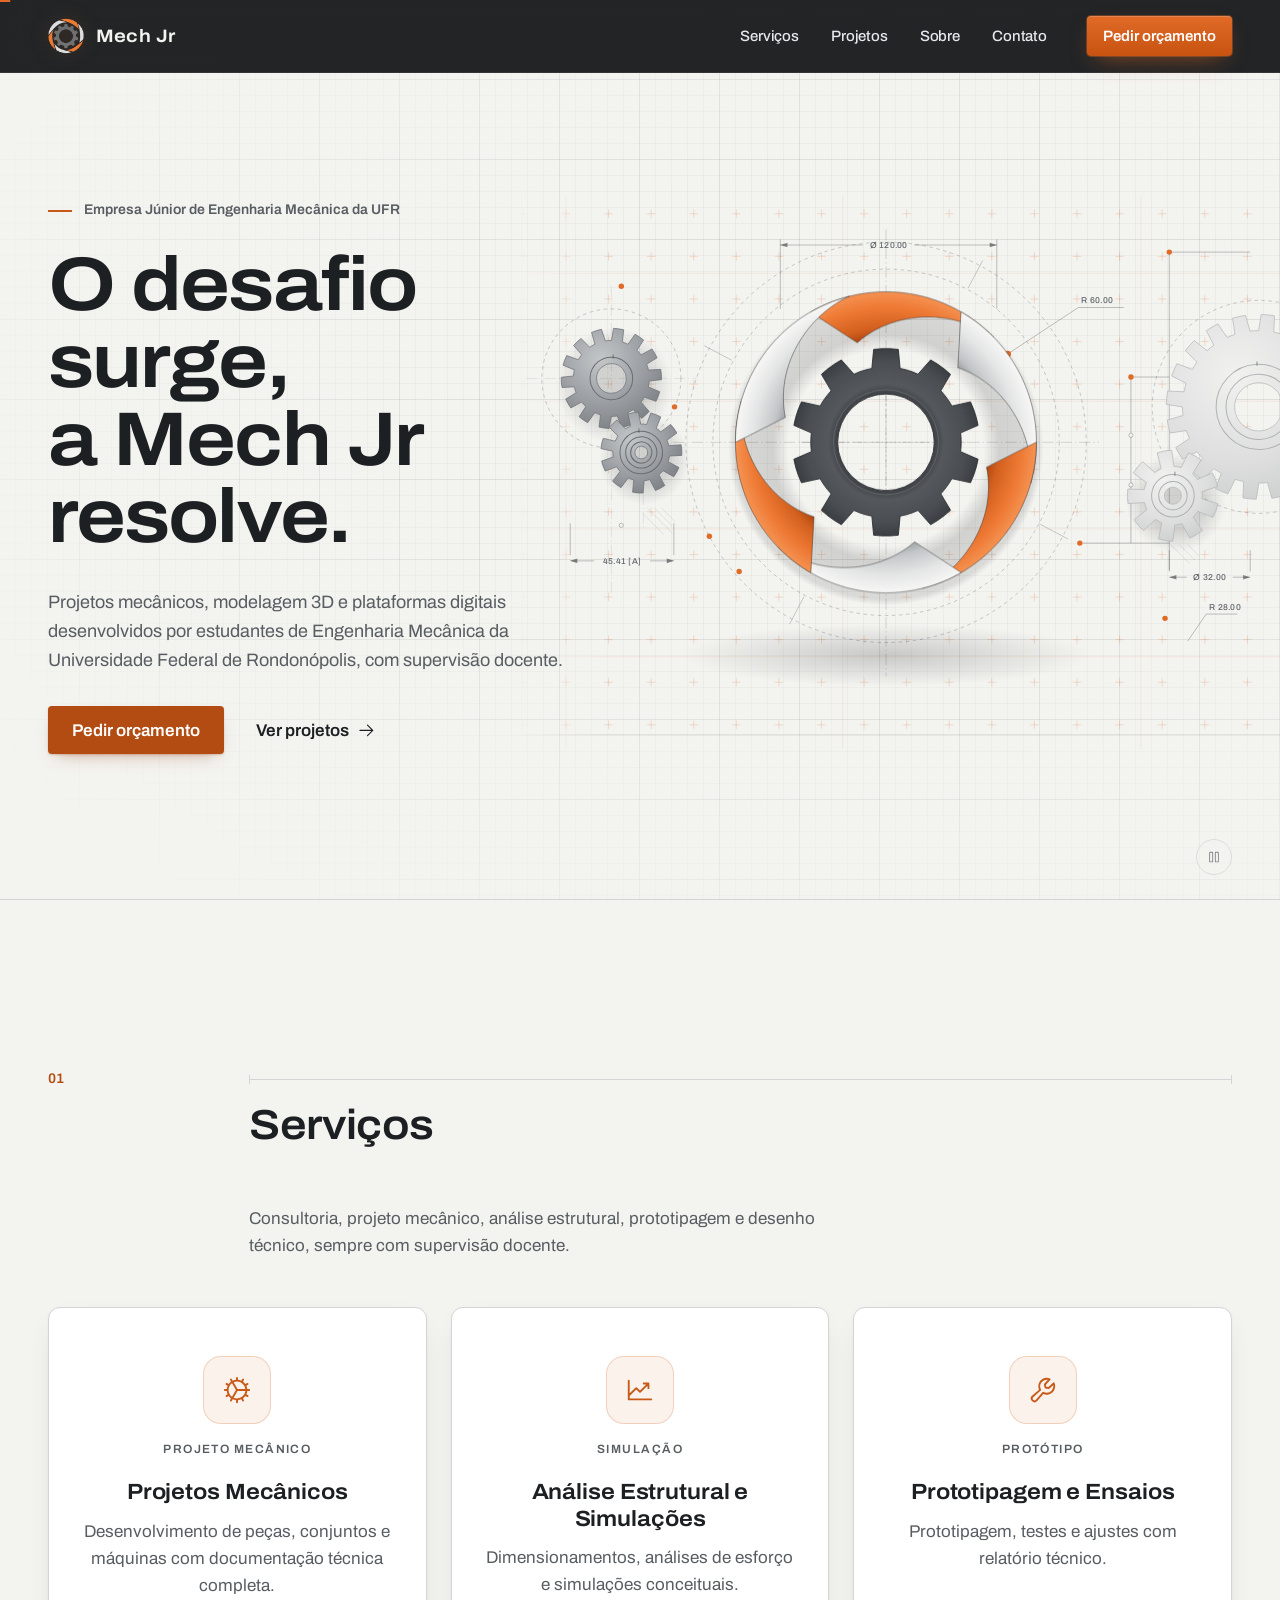
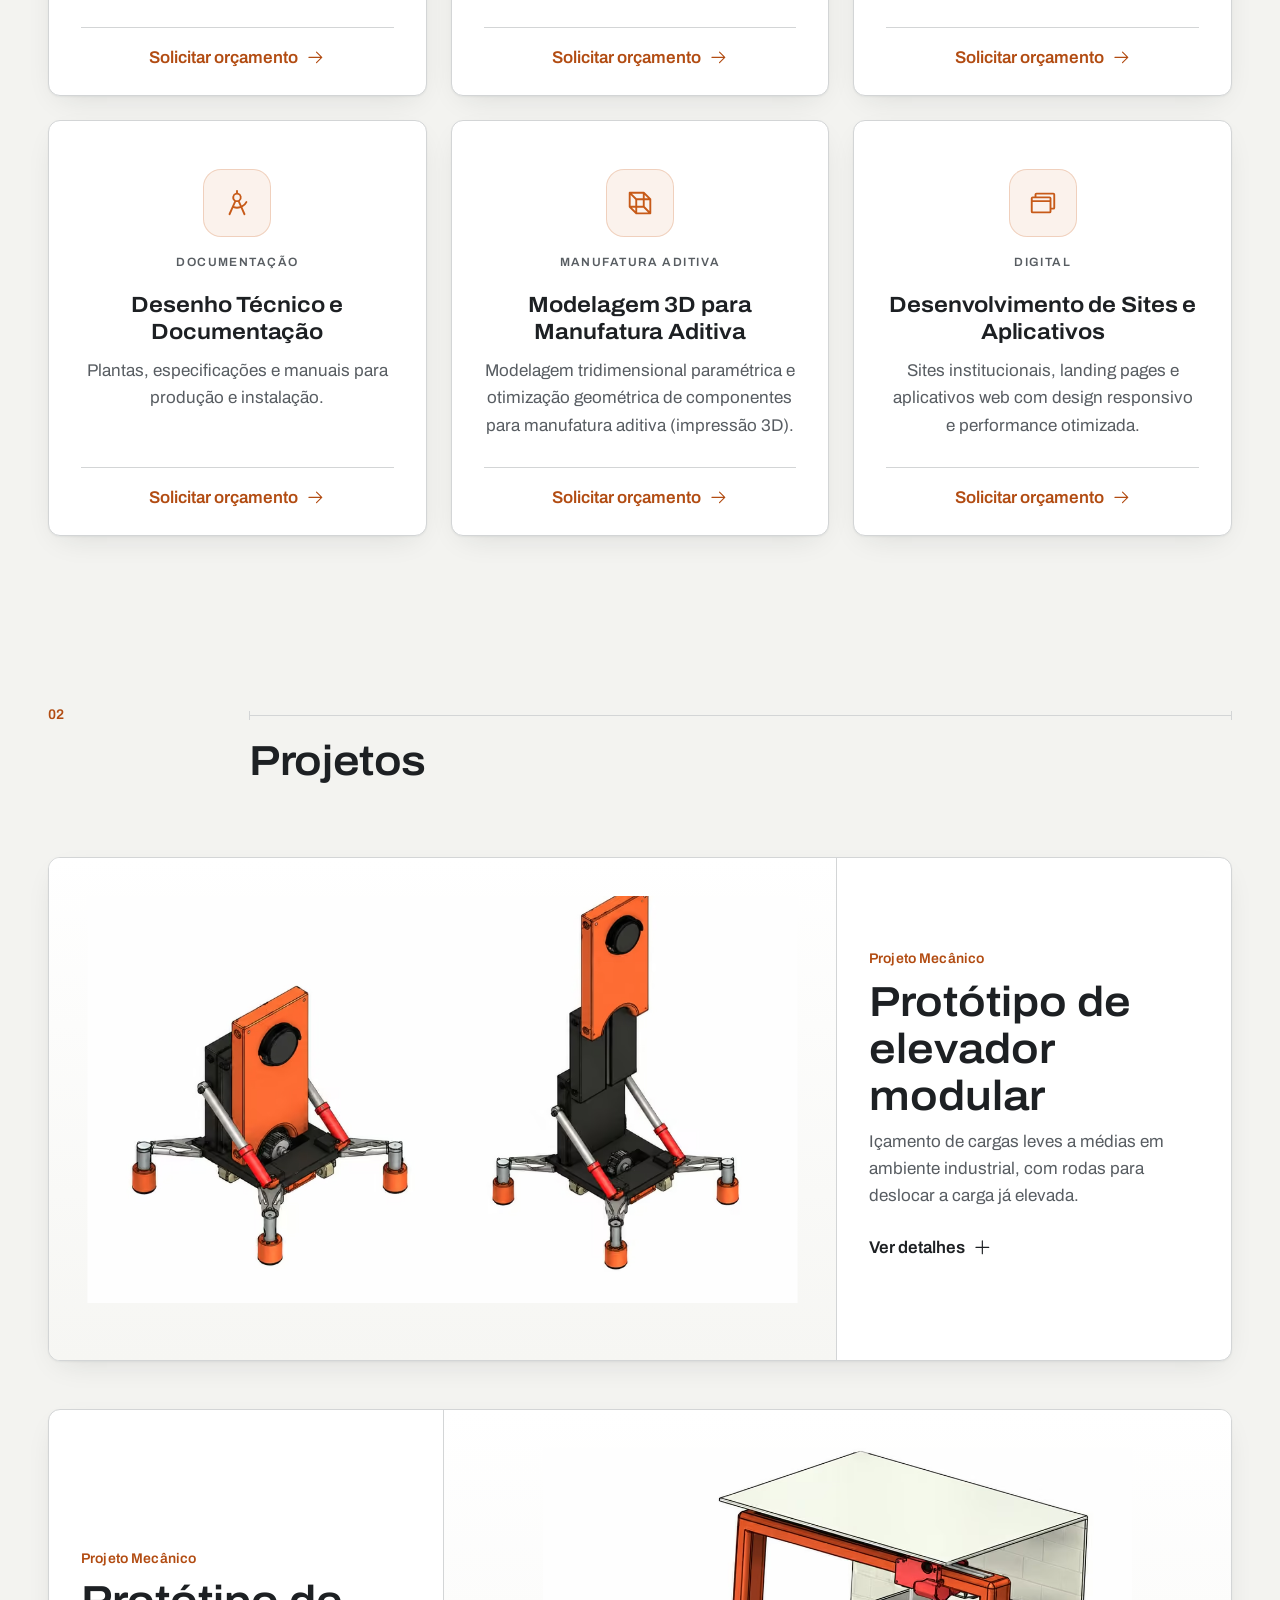
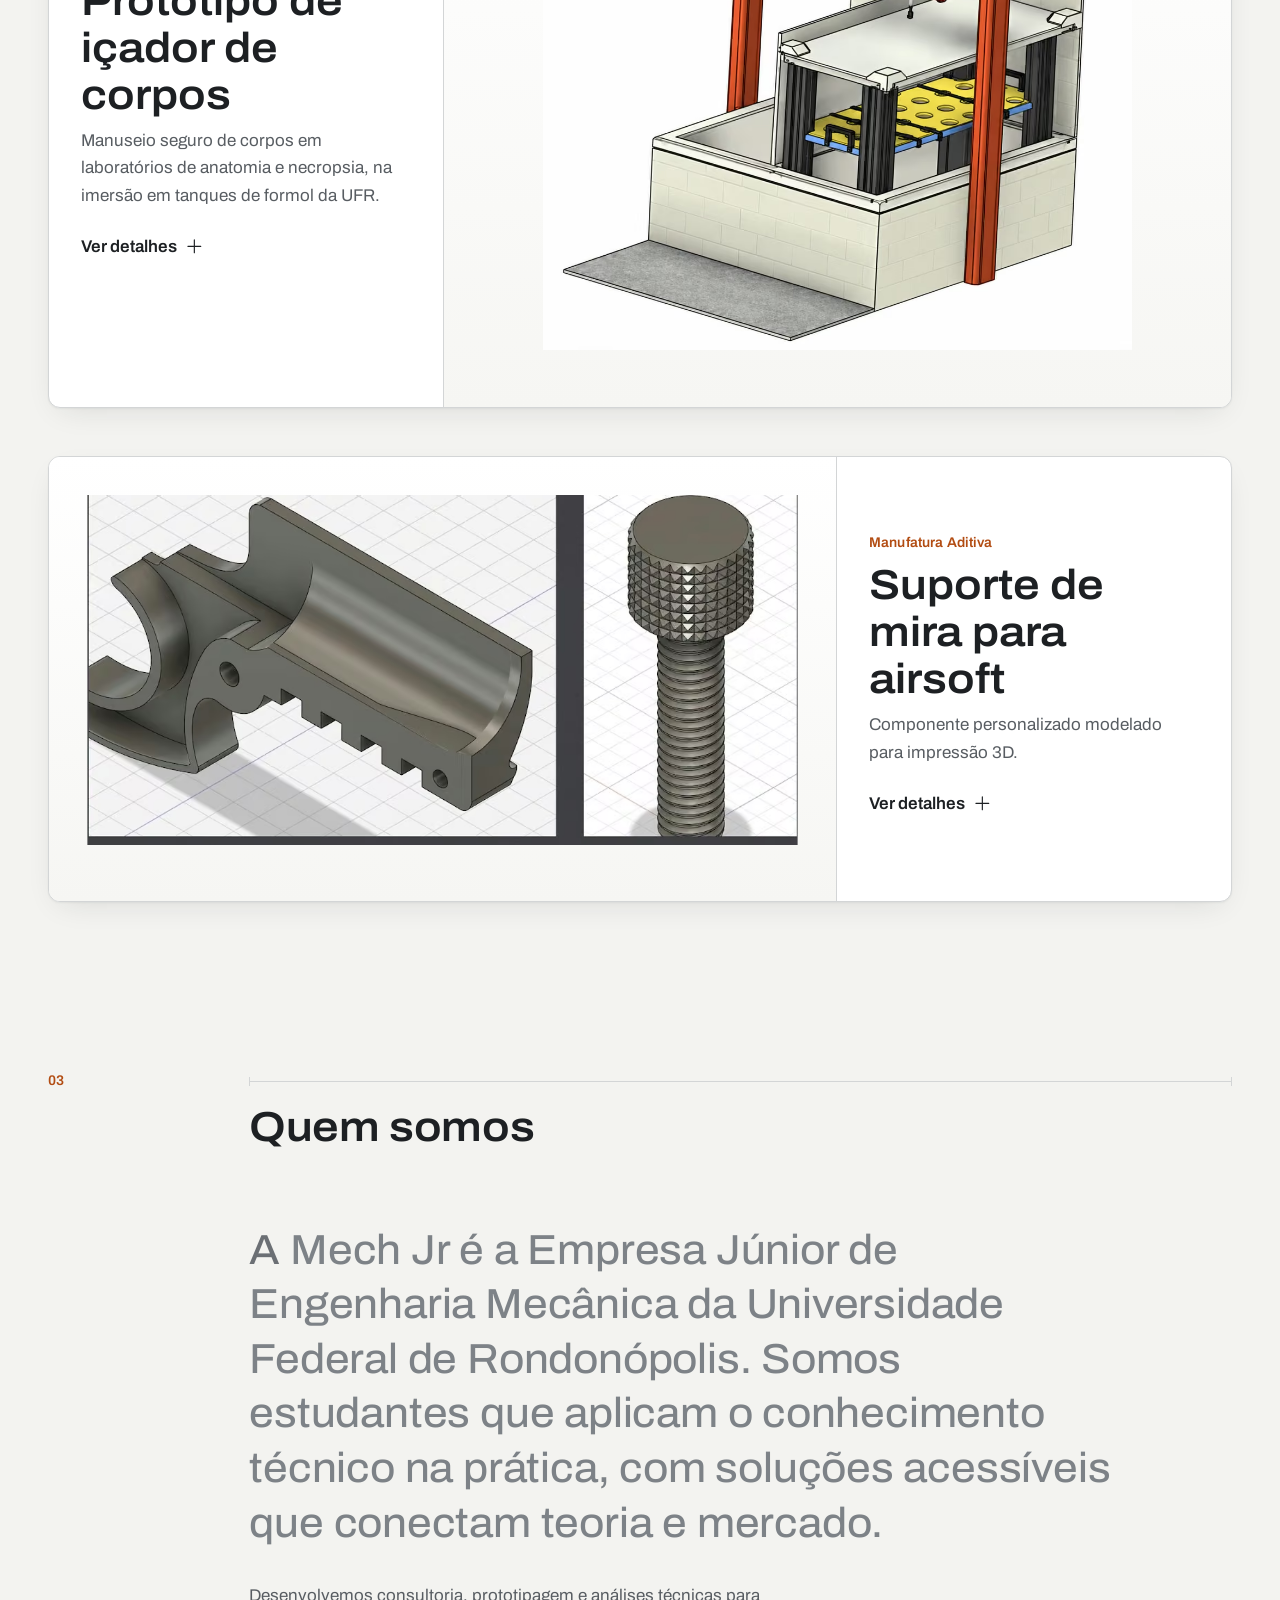
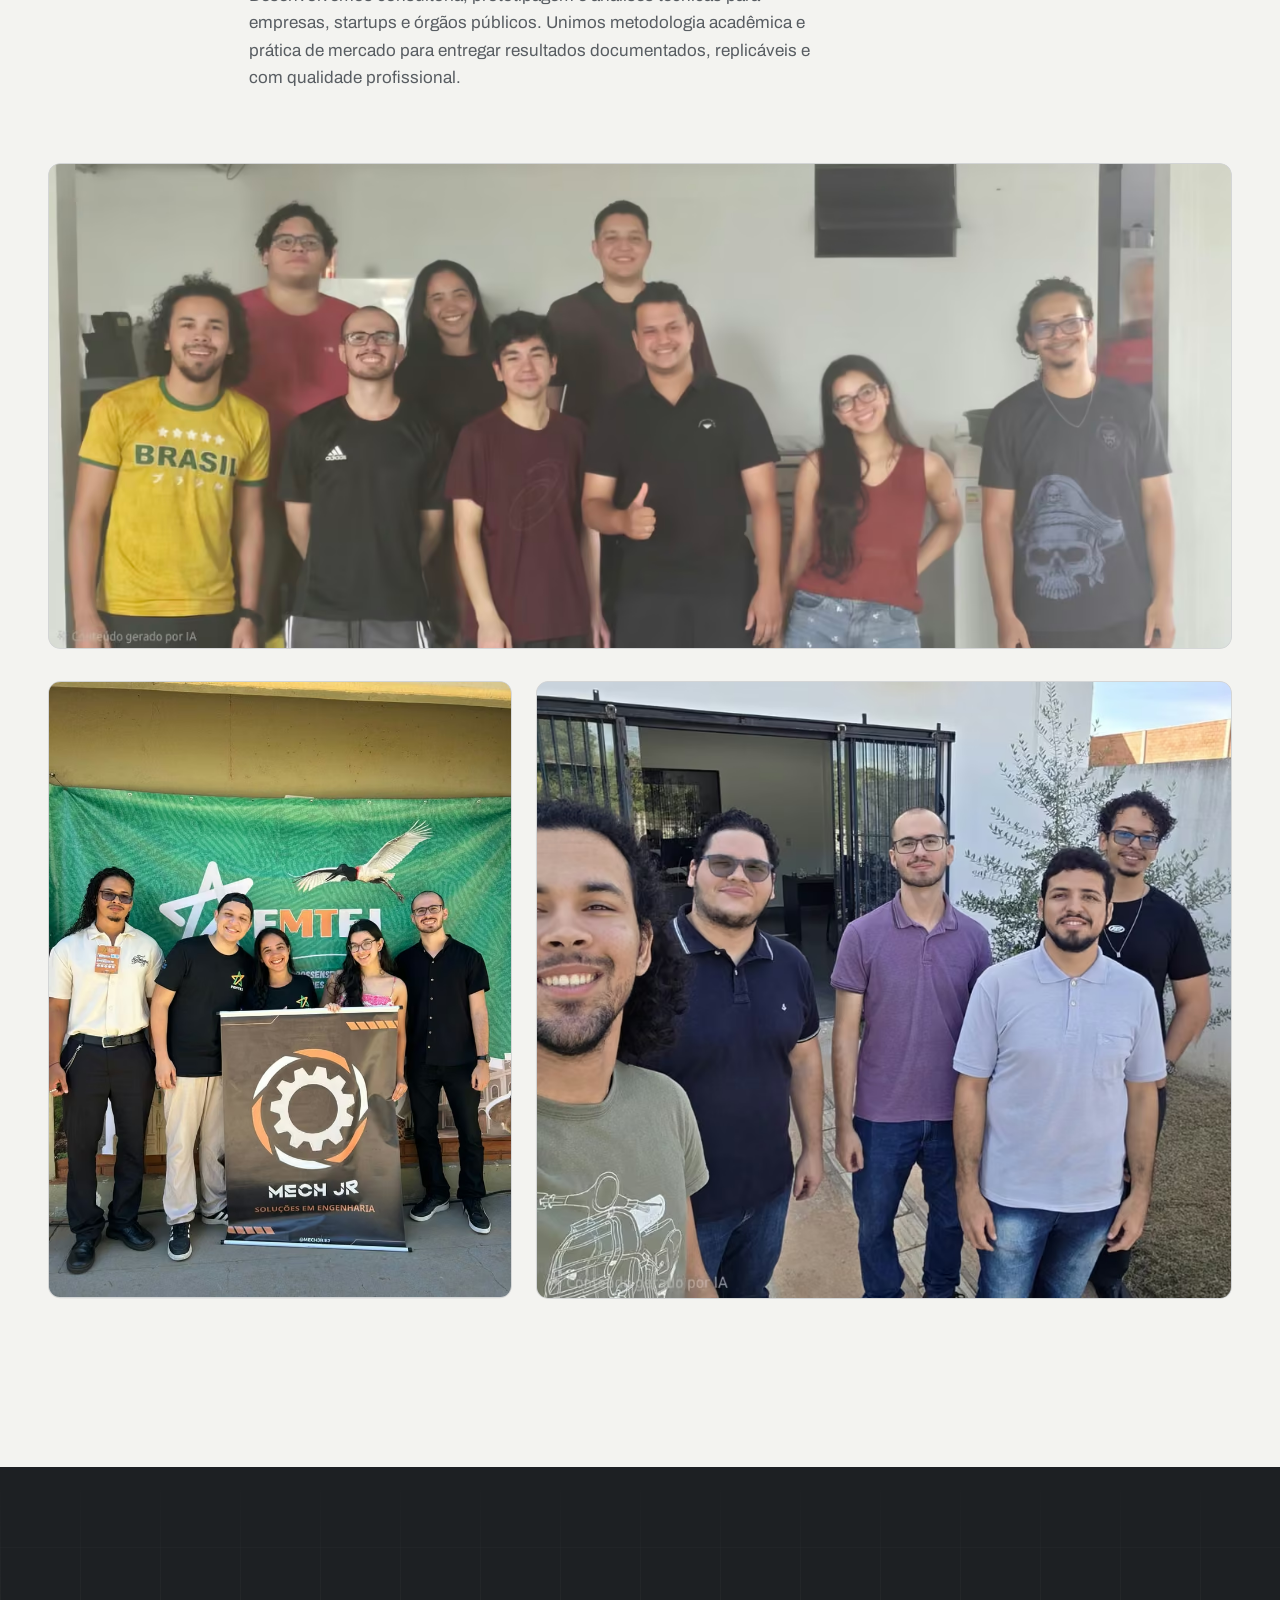
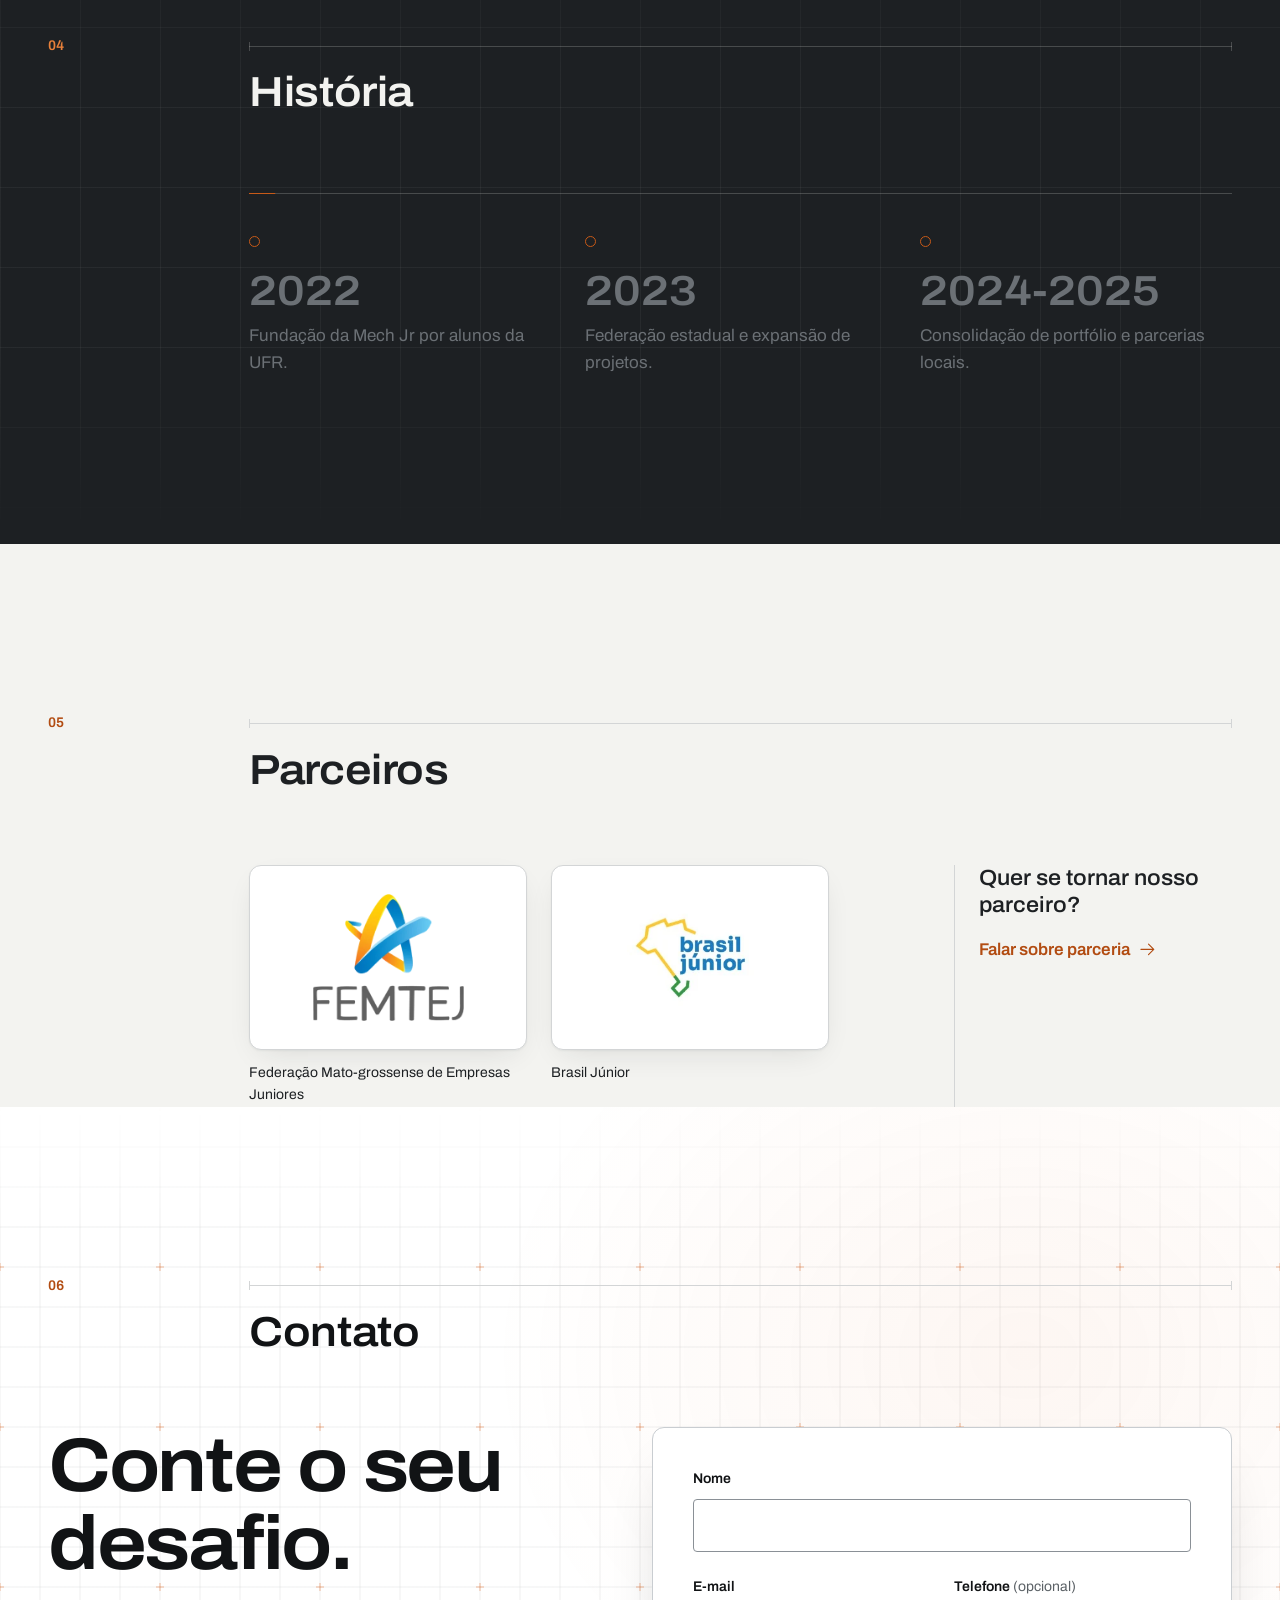
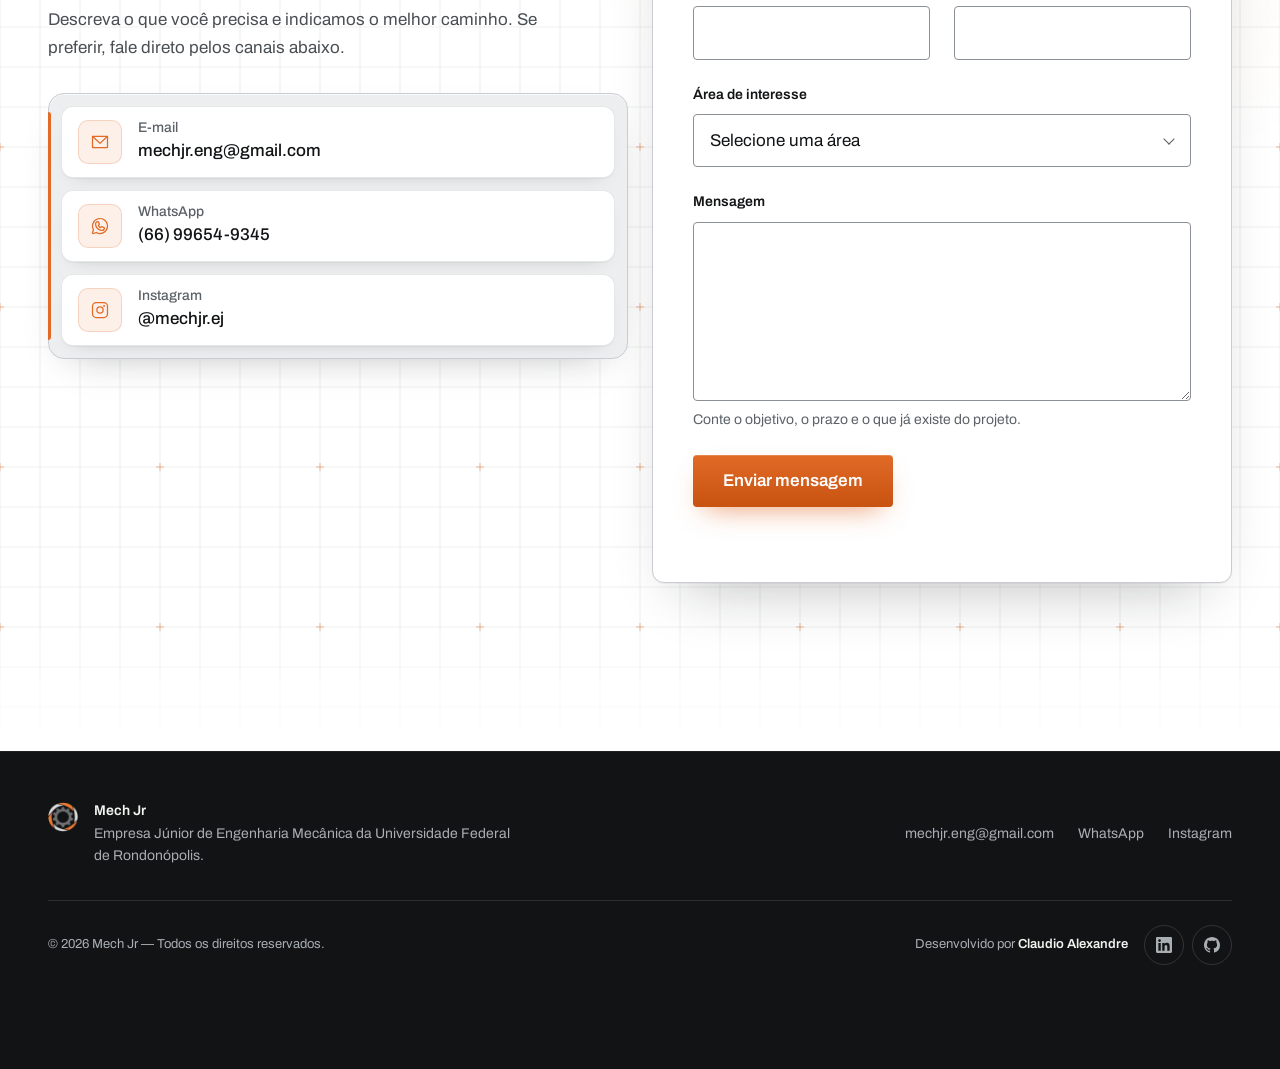
<file: index.html>
<!doctype html>
<html lang="pt-BR">
<head>
  <meta charset="utf-8">
  <meta name="viewport" content="width=device-width, initial-scale=1">
  <title>Mech Jr | Empresa Júnior de Engenharia Mecânica da UFR</title>
  <meta name="description" content="Empresa Júnior de Engenharia Mecânica da Universidade Federal de Rondonópolis. Projetos mecânicos, análise estrutural, prototipagem, modelagem 3D para manufatura aditiva e plataformas digitais, com supervisão docente.">
  <link rel="canonical" href="https://mech-j.vercel.app/">
  <meta name="theme-color" content="#F3F3F0">
  <meta property="og:type" content="website">
  <meta property="og:locale" content="pt_BR">
  <meta property="og:site_name" content="Mech Jr">
  <meta property="og:title" content="Mech Jr | Empresa Júnior de Engenharia Mecânica da UFR">
  <meta property="og:description" content="O desafio surge, a Mech Jr resolve. Projetos mecânicos, modelagem 3D e plataformas digitais desenvolvidos por estudantes da UFR.">
  <meta property="og:url" content="https://mech-j.vercel.app/">
  <meta property="og:image" content="https://mech-j.vercel.app/assets/img/og-mechjr.jpg">
  <meta property="og:image:width" content="1200">
  <meta property="og:image:height" content="630">
  <meta name="twitter:card" content="summary_large_image">
  <link rel="icon" href="/assets/img/favicon-32.png" sizes="32x32" type="image/png">
  <link rel="apple-touch-icon" href="/assets/img/apple-touch-icon.png">
  <link rel="preload" href="/assets/fonts/archivo-latin-var.woff2" as="font" type="font/woff2" crossorigin>
  <link rel="stylesheet" href="/assets/css/main.css?v=20261022c">
  <script>var d=document.documentElement;d.classList.add('js');setTimeout(function(){if(!/motion-(ready|off)/.test(d.className))d.classList.add('motion-off')},4000)</script>
  <script src="/assets/vendor/gsap-3.12.5.min.js" defer></script>
  <script src="/assets/vendor/ScrollTrigger-3.12.5.min.js" defer></script>
  <script src="/assets/vendor/lenis-1.1.13.min.js" defer></script>
  <script src="/assets/js/main.js?v=20261022c" defer></script>
  <script type="application/ld+json">{"@context":"https://schema.org","@type":"Organization","name":"Mech Jr","description":"Empresa Júnior de Engenharia Mecânica da Universidade Federal de Rondonópolis (UFR)","url":"https://mech-j.vercel.app/","logo":"https://mech-j.vercel.app/assets/img/logo-simbolo.png","email":"mechjr.eng@gmail.com","telephone":"+55 66 99654-9345","sameAs":["https://www.instagram.com/mechjr.ej/"]}</script>
</head>
<body>
  <a class="skip-link" href="#conteudo">Pular para o conteúdo</a>
  <div class="progress" aria-hidden="true"><span class="progress__bar"></span></div>

  <header class="site-header">
    <div class="wrap site-header__inner">
      <a class="brand" href="#inicio" aria-label="Mech Jr, voltar ao início">
        <img src="/assets/img/logo-simbolo.webp?v=20261022c" width="256" height="256" alt="">
        <span class="brand__name">Mech Jr</span>
      </a>
      <nav class="nav" id="menu" aria-label="Principal">
        <a href="#servicos">Serviços</a>
        <a href="#projetos">Projetos</a>
        <a href="#sobre">Sobre</a>
        <a href="#contato">Contato</a>
        <a class="btn btn--primary nav__cta" href="#contato">Pedir orçamento</a>
      </nav>
      <button class="nav-toggle" type="button" aria-controls="menu" aria-expanded="false">
        <svg class="icon" aria-hidden="true"><use href="/assets/img/icons.svg#i-menu"></use></svg>
        <span class="nav-toggle__label">Menu</span>
      </button>
    </div>
  </header>

  <main id="conteudo">
    <section class="hero" id="inicio" aria-labelledby="hero-title">
      <div class="wrap hero__grid">
        <div class="hero__copy">
          <p class="hero__kicker">Empresa Júnior de Engenharia Mecânica da UFR</p>
          <h1 class="hero__title" id="hero-title">
            <span class="line"><span class="line__inner">O desafio</span></span>
            <span class="line"><span class="line__inner">surge,</span></span>
            <span class="line"><span class="line__inner">a Mech Jr</span></span>
            <span class="line"><span class="line__inner">resolve.</span></span>
          </h1>
          <p class="hero__lead">Projetos mecânicos, modelagem 3D e plataformas digitais desenvolvidos por estudantes de Engenharia Mecânica da Universidade Federal de Rondonópolis, com supervisão docente.</p>
          <div class="hero__actions">
            <a class="btn btn--primary" href="#contato">Pedir orçamento</a>
            <a class="link link--arrow hero__more" href="#projetos">Ver projetos<svg class="icon" aria-hidden="true"><use href="/assets/img/icons.svg#i-arrow-right"></use></svg></a>
          </div>
        </div>
      </div>
      <div class="hero__stage" aria-hidden="true">
<svg class="hero-art hero-art--bg" viewBox="0 0 1100 780" aria-hidden="true" focusable="false"><defs><pattern id="ha-plus" width="60" height="60" patternUnits="userSpaceOnUse" x="-14" y="-4"><path d="M24 30H36M30 24V36" stroke="#E06A26" stroke-opacity=".28" stroke-width="1" fill="none"/></pattern><linearGradient id="ha-fade-x" x1="0" x2="1"><stop offset="0" stop-color="#fff" stop-opacity="0"/><stop offset=".12" stop-color="#fff"/></linearGradient><mask id="ha-mask"><rect width="1100" height="780" fill="url(#ha-fade-x)"/></mask></defs><g mask="url(#ha-mask)"><rect class="hero-art__plus" width="1100" height="780" fill="url(#ha-plus)"/><path class="hero-art__oline" d="M0 110H1100M0 290H1100M0 470H1100M0 650H1100M76 0V780M466 0V780M886 0V780"/><path class="hero-art__frame-line" d="M14 0V760H1100"/></g><circle class="hero-art__construct hero-art__flow" cx="527" cy="348" r="244"/><circle class="hero-art__construct" cx="527" cy="348" r="282"/><path class="hero-art__center" d="M227 348H827M527 48V678"/><path class="hero-art__tick" d="M642.5 130.8L663.1 91.9"/><path class="hero-art__tick" d="M411.5 565.2L390.9 604.1"/><path class="hero-art__tick" d="M744.2 463.5L783.1 484.1"/><path class="hero-art__tick" d="M309.8 232.5L270.9 211.9"/><path class="hero-art__dim" d="M378 62V160M683 62V160M378 70H494.5M566.5 70H683"/><path class="hero-art__arrow" d="M378 70l10 -3.2v6.4zM683 70l-10 -3.2v6.4z"/><text x="530.5" y="74" text-anchor="middle">Ø 120.00</text><path class="hero-art__dim" d="M698.5 223.4L798 158H862"/><text x="802" y="152">R 60.00</text><circle class="hero-art__ring-dot" cx="698.5" cy="223.4" r="4.5"/><circle class="hero-art__construct" cx="140" cy="258" r="98"/><path class="hero-art__center hero-art__center--thin" d="M20 258H260M140 128V560M185 290V470"/><path class="hero-art__dim" d="M82 507V462M228 507V462M82 515H115.5M194.5 515H228"/><path class="hero-art__arrow" d="M82 515l10 -3.2v6.4zM228 515l-10 -3.2v6.4z"/><text x="155" y="519" text-anchor="middle">45.41 [A]</text><path class="hero-art__hatch" d="M200 440l26 26M210 440l20 20M190 440l36 36M184 448l30 30"/><path class="hero-art__dim" d="M926 80V528M926 80H1040M872 256V490M872 256H926M804 490H926"/><path class="hero-art__dim" d="M926 530V500M1040 530V500M926 538H950.5M1015.5 538H1040"/><path class="hero-art__arrow" d="M926 538l10 -3.2v6.4zM1040 538l-10 -3.2v6.4z"/><text x="983" y="542" text-anchor="middle">Ø 32.00</text><path class="hero-art__dim" d="M952 628L978 590H1022"/><text x="982" y="584">R 28.00</text><path class="hero-art__hatch" d="M928 492l26 26M940 492l22 22M952 492l16 16"/><circle class="hero-art__construct" cx="1052" cy="298" r="150"/><circle class="hero-art__dot hero-art__dot--0" cx="154" cy="128" r="3.8"/><circle class="hero-art__dot hero-art__dot--1" cx="229" cy="298" r="3.8"/><circle class="hero-art__dot hero-art__dot--2" cx="320" cy="530" r="3.8"/><circle class="hero-art__dot hero-art__dot--3" cx="800" cy="490" r="3.8"/><circle class="hero-art__dot hero-art__dot--4" cx="926" cy="80" r="3.8"/><circle class="hero-art__dot hero-art__dot--0" cx="872" cy="256" r="3.8"/><circle class="hero-art__dot hero-art__dot--1" cx="920" cy="596" r="3.8"/><circle class="hero-art__dot hero-art__dot--2" cx="278" cy="480.4" r="3.8"/><circle class="hero-art__node" cx="154" cy="465" r="3"/><circle class="hero-art__node" cx="872" cy="338" r="3"/><circle class="hero-art__node" cx="872" cy="408" r="3"/><circle class="hero-art__node" cx="126" cy="210" r="3"/></svg>
<svg class="hero-art hero-art--mid" viewBox="0 0 1100 780" aria-hidden="true" focusable="false"><defs><radialGradient id="hg-steel" cx="38%" cy="32%" r="80%"><stop offset="0" stop-color="#C4C7CA"/><stop offset=".55" stop-color="#9A9DA1"/><stop offset="1" stop-color="#76797D"/></radialGradient><radialGradient id="hg-pale" cx="38%" cy="32%" r="80%"><stop offset="0" stop-color="#F1F1F0"/><stop offset=".6" stop-color="#DDDEDD"/><stop offset="1" stop-color="#C9CBCC"/></radialGradient><radialGradient id="hg-shadow"><stop offset=".55" stop-color="#1E2022" stop-opacity=".16"/><stop offset="1" stop-color="#1E2022" stop-opacity="0"/></radialGradient></defs><ellipse cx="144" cy="268" rx="82" ry="82" fill="url(#hg-shadow)"/><ellipse cx="186.1" cy="372.3" rx="64" ry="64" fill="url(#hg-shadow)"/><g transform="translate(140 258)"><g class="hero-art__spin" data-ratio="1.0000"><path class="hero-gear hero-gear--steel" fill="url(#hg-steel)" fill-rule="evenodd" d="M27 46.3 L33.1 62.4 L26.5 65.5 L19.6 67.9 L12.7 52 L8.5 52.9 L4.2 53.4 L2.7 70.6 L-4.6 70.5 L-11.8 69.7 L-11.1 52.4 L-15.3 51.3 L-19.4 49.9 L-28.2 64.8 L-34.7 61.5 L-40.9 57.6 L-32.7 42.4 L-36 39.6 L-39.1 36.6 L-53.5 46.1 L-58 40.4 L-61.8 34.2 L-47.9 24 L-49.7 20.1 L-51.1 16 L-68.2 18.4 L-69.8 11.2 L-70.5 4 L-53.5 0.9 L-53.4 -3.5 L-53 -7.8 L-69.4 -13.1 L-67.7 -20.2 L-65.3 -27 L-48.6 -22.5 L-46.6 -26.3 L-44.4 -30 L-56.9 -41.9 L-52.3 -47.5 L-47.1 -52.7 L-34.1 -41.3 L-30.6 -43.9 L-27 -46.3 L-33.1 -62.4 L-26.5 -65.5 L-19.6 -67.9 L-12.7 -52 L-8.5 -52.9 L-4.2 -53.4 L-2.7 -70.6 L4.6 -70.5 L11.8 -69.7 L11.1 -52.4 L15.3 -51.3 L19.4 -49.9 L28.2 -64.8 L34.7 -61.5 L40.9 -57.6 L32.7 -42.4 L36 -39.6 L39.1 -36.6 L53.5 -46.1 L58 -40.4 L61.8 -34.2 L47.9 -24 L49.7 -20.1 L51.1 -16 L68.2 -18.4 L69.8 -11.2 L70.5 -4 L53.5 -0.9 L53.4 3.5 L53 7.8 L69.4 13.1 L67.7 20.2 L65.3 27 L48.6 22.5 L46.6 26.3 L44.4 30 L56.9 41.9 L52.3 47.5 L47.1 52.7 L34.1 41.3 L30.6 43.9ZM21 0A21 21 0 1 0 -21 0A21 21 0 1 0 21 0Z"/><circle class="hero-gear__ring hero-gear__ring--steel" r="30"/><path class="hero-gear__mark" d="M0 -34V-28"/></g></g><g transform="translate(182.1 362.3)"><g class="hero-art__spin" data-ratio="-1.2727"><path class="hero-gear hero-gear--steel" fill="url(#hg-steel)" fill-rule="evenodd" d="M-11.1 -38.5 L-13 -55.6 L-5.6 -56.9 L1.9 -57.1 L3.4 -39.9 L7.5 -39.4 L11.5 -38.4 L19.1 -53.9 L26 -50.9 L32.5 -47 L24.4 -31.7 L27.5 -29.1 L30.4 -26.1 L45.2 -35 L49.4 -28.7 L52.7 -22 L37.7 -13.5 L38.9 -9.6 L39.7 -5.5 L56.9 -5 L57.1 2.5 L56.3 10 L39 9 L37.9 13 L36.4 16.8 L50.6 26.6 L46.7 33 L41.9 38.8 L27.9 28.7 L24.9 31.4 L21.5 33.8 L28.2 49.7 L21.4 53 L14.3 55.3 L8 39.2 L3.9 39.9 L-0.2 40 L-3.2 57.1 L-10.6 56.2 L-17.9 54.3 L-14.5 37.3 L-18.2 35.7 L-21.8 33.6 L-33.5 46.3 L-39.3 41.5 L-44.4 36 L-32.4 23.6 L-34.6 20.1 L-36.5 16.5 L-53.2 20.8 L-55.5 13.6 L-56.8 6.3 L-40 2.3 L-40 -1.8 L-39.6 -5.9 L-56 -11.3 L-54.1 -18.5 L-51.2 -25.4 L-34.9 -19.6 L-32.7 -23.1 L-30.2 -26.4 L-41 -39.8 L-35.5 -44.8 L-29.3 -49.1 L-18.7 -35.4 L-15 -37.1ZM9 0A9 9 0 1 0 -9 0A9 9 0 1 0 9 0Z"/><circle class="hero-gear__ring hero-gear__ring--steel" r="30"/><circle class="hero-gear__ring hero-gear__ring--steel" r="22"/><circle class="hero-gear__ring hero-gear__ring--steel" r="15"/><path class="hero-gear__mark" d="M0 -34V-28"/></g></g><ellipse cx="935.1" cy="433.2" rx="70" ry="70" fill="url(#hg-shadow)"/><g transform="translate(1052 298)"><g class="hero-art__spin" data-ratio="-0.5000"><path class="hero-gear hero-gear--pale" fill="url(#hg-pale)" fill-rule="evenodd" d="M-66.5 84.4 L-83.4 99.9 L-90.4 93.7 L-97 86.9 L-82 69.4 L-85.8 64.6 L-89.3 59.7 L-110.2 69.3 L-115 61.1 L-119.1 52.7 L-99.4 40.6 L-101.5 35 L-103.4 29.2 L-126.3 31.8 L-128.2 22.6 L-129.5 13.3 L-107.1 7.9 L-107.4 1.9 L-107.3 -4.2 L-129.9 -8.8 L-128.9 -18.1 L-127.3 -27.4 L-104.3 -25.5 L-102.7 -31.4 L-100.8 -37.2 L-120.8 -48.5 L-117 -57.1 L-112.6 -65.4 L-91.3 -56.5 L-88 -61.6 L-84.4 -66.5 L-99.9 -83.4 L-93.7 -90.4 L-86.9 -97 L-69.4 -82 L-64.6 -85.8 L-59.7 -89.3 L-69.3 -110.2 L-61.1 -115 L-52.7 -119.1 L-40.6 -99.4 L-35 -101.5 L-29.2 -103.4 L-31.8 -126.3 L-22.6 -128.2 L-13.3 -129.5 L-7.9 -107.1 L-1.9 -107.4 L4.2 -107.3 L8.8 -129.9 L18.1 -128.9 L27.4 -127.3 L25.5 -104.3 L31.4 -102.7 L37.2 -100.8 L48.5 -120.8 L57.1 -117 L65.4 -112.6 L56.5 -91.3 L61.6 -88 L66.5 -84.4 L83.4 -99.9 L90.4 -93.7 L97 -86.9 L82 -69.4 L85.8 -64.6 L89.3 -59.7 L110.2 -69.3 L115 -61.1 L119.1 -52.7 L99.4 -40.6 L101.5 -35 L103.4 -29.2 L126.3 -31.8 L128.2 -22.6 L129.5 -13.3 L107.1 -7.9 L107.4 -1.9 L107.3 4.2 L129.9 8.8 L128.9 18.1 L127.3 27.4 L104.3 25.5 L102.7 31.4 L100.8 37.2 L120.8 48.5 L117 57.1 L112.6 65.4 L91.3 56.5 L88 61.6 L84.4 66.5 L99.9 83.4 L93.7 90.4 L86.9 97 L69.4 82 L64.6 85.8 L59.7 89.3 L69.3 110.2 L61.1 115 L52.7 119.1 L40.6 99.4 L35 101.5 L29.2 103.4 L31.8 126.3 L22.6 128.2 L13.3 129.5 L7.9 107.1 L1.9 107.4 L-4.2 107.3 L-8.8 129.9 L-18.1 128.9 L-27.4 127.3 L-25.5 104.3 L-31.4 102.7 L-37.2 100.8 L-48.5 120.8 L-57.1 117 L-65.4 112.6 L-56.5 91.3 L-61.6 88ZM34 0A34 34 0 1 0 -34 0A34 34 0 1 0 34 0Z"/><circle class="hero-gear__ring hero-gear__ring--pale" r="60"/><circle class="hero-gear__ring hero-gear__ring--pale" r="46"/><path class="hero-gear__mark" d="M0 -64V-58"/></g></g><g transform="translate(931.1 423.2)"><g class="hero-art__spin" data-ratio="1.1111"><path class="hero-gear hero-gear--pale" fill="url(#hg-pale)" fill-rule="evenodd" d="M32.3 -25.9 L52.5 -37 L57.7 -28.1 L61.5 -18.6 L40.3 -9.5 L41.2 -4.3 L41.4 0.9 L64 5.4 L62.3 15.5 L59 25.3 L37 18.7 L34.3 23.2 L31.1 27.3 L45.6 45.2 L37.7 51.9 L28.9 57.3 L16.3 38.1 L11.4 39.8 L6.3 40.9 L5.8 63.9 L-4.5 64 L-14.7 62.5 L-12 39.6 L-16.8 37.8 L-21.4 35.4 L-36.6 52.7 L-44.6 46.2 L-51.4 38.5 L-34.6 22.7 L-37.2 18.1 L-39.2 13.3 L-62 16.8 L-63.8 6.7 L-64.1 -3.6 L-41.1 -4.9 L-40.2 -10 L-38.6 -15 L-58.3 -26.9 L-53.2 -35.9 L-46.8 -43.9 L-28.3 -30.2 L-24.3 -33.5 L-19.9 -36.3 L-27.3 -58.1 L-17.7 -61.7 L-7.6 -63.7 L-2.3 -41.3 L2.9 -41.3 L8 -40.6 L16.4 -62.1 L26.1 -58.6 L35.2 -53.7 L24.8 -33.2 L28.8 -29.8ZM12 0A12 12 0 1 0 -12 0A12 12 0 1 0 12 0Z"/><circle class="hero-gear__ring hero-gear__ring--pale" r="30"/><circle class="hero-gear__ring hero-gear__ring--pale" r="20"/><path class="hero-gear__mark" d="M0 -34V-28"/></g></g></svg>
<div class="hero-mech"><svg class="hero-mech__part hero-mech__base" viewBox="-300 -300 600 600" aria-hidden="true" focusable="false"><defs><radialGradient id="hm-ground"><stop offset="0" stop-color="#1E2022" stop-opacity=".2"/><stop offset=".6" stop-color="#1E2022" stop-opacity=".08"/><stop offset="1" stop-color="#1E2022" stop-opacity="0"/></radialGradient><radialGradient id="hm-halo"><stop offset=".8" stop-color="#FFFFFF" stop-opacity="0"/><stop offset=".93" stop-color="#FFFFFF" stop-opacity=".9"/><stop offset="1" stop-color="#FFFFFF" stop-opacity="0"/></radialGradient><radialGradient id="hm-ringshadow"><stop offset=".62" stop-color="#1E2022" stop-opacity="0"/><stop offset=".72" stop-color="#1E2022" stop-opacity=".16"/><stop offset=".96" stop-color="#1E2022" stop-opacity=".12"/><stop offset="1" stop-color="#1E2022" stop-opacity="0"/></radialGradient></defs><ellipse cx="0" cy="300" rx="290" ry="44" fill="url(#hm-ground)"/><circle cx="0" cy="8" r="222" fill="url(#hm-ringshadow)"/><path class="hero-mech__cross" d="M-120 0H120M0 -120V120"/></svg><svg class="hero-mech__part hero-mech__blades" viewBox="-300 -300 600 600" aria-hidden="true" focusable="false"><defs><radialGradient id="hm-or" gradientUnits="userSpaceOnUse" cx="0" cy="0" r="212"><stop offset=".68" stop-color="#A9450F"/><stop offset=".76" stop-color="#D4601F"/><stop offset=".9" stop-color="#EE7A35"/><stop offset="1" stop-color="#F59252"/></radialGradient><radialGradient id="hm-wh" gradientUnits="userSpaceOnUse" cx="0" cy="0" r="212"><stop offset=".68" stop-color="#9A9EA2"/><stop offset=".75" stop-color="#C3C6C8"/><stop offset=".88" stop-color="#E4E5E5"/><stop offset="1" stop-color="#F7F7F6"/></radialGradient></defs><path class="hero-mech__blade hero-mech__blade--or" fill="url(#hm-or)" d="M-99.5 -187.2 L-95.1 -189.5 L-90.6 -191.7 L-86 -193.8 L-81.4 -195.8 L-76.7 -197.6 L-72 -199.4 L-67.3 -201 L-62.5 -202.6 L-57.7 -204 L-52.8 -205.3 L-47.9 -206.5 L-43 -207.6 L-38.1 -208.5 L-33.2 -209.4 L-28.2 -210.1 L-23.2 -210.7 L-18.2 -211.2 L-13.2 -211.6 L-8.2 -211.8 L-3.2 -212 L1.9 -212 L6.9 -211.9 L11.9 -211.7 L16.9 -211.3 L21.9 -210.9 L26.9 -210.3 L31.9 -209.6 L36.8 -208.8 L41.7 -207.8 L46.7 -206.8 L51.5 -205.6 L56.4 -204.4 L61.2 -203 L66 -201.5 L70.8 -199.8 L75.5 -198.1 L80.2 -196.3 L84.8 -194.3 L89.4 -192.2 L93.9 -190.1 L98.4 -187.8 L102.8 -185.4 L107.1 -182.9 L111.4 -180.3 L115.7 -177.7 L119.9 -174.9 L124 -172 L128 -169 L132 -165.9 L135.9 -162.7 L139.7 -159.5 L143.4 -156.1 L147.1 -152.7 L150.7 -149.2 L154.1 -145.5 L157.5 -141.9 L157.5 -141.9 L154.3 -144.4 L150.9 -146.8 L147.5 -149.1 L143.9 -151.3 L140.4 -153.4 L136.7 -155.3 L133.1 -157.2 L129.4 -159 L125.7 -160.6 L121.9 -162.2 L118.1 -163.7 L114.3 -165 L110.5 -166.3 L106.7 -167.5 L102.9 -168.6 L99 -169.6 L95.2 -170.5 L91.3 -171.3 L87.5 -172 L83.7 -172.6 L79.8 -173.1 L76 -173.6 L72.2 -173.9 L68.4 -174.2 L64.6 -174.3 L60.8 -174.4 L57 -174.4 L53.3 -174.3 L49.6 -174.1 L45.9 -173.8 L42.2 -173.5 L38.6 -173.1 L35 -172.6 L31.4 -172 L27.9 -171.3 L24.4 -170.6 L20.9 -169.7 L17.5 -168.8 L14.2 -167.9 L10.8 -166.8 L7.5 -165.7 L4.3 -164.5 L1.1 -163.3 L-2 -162 L-5.1 -160.6 L-8.1 -159.2 L-11.1 -157.7 L-14 -156.1 L-16.9 -154.5 L-19.7 -152.8 L-22.5 -151.1 L-25.2 -149.3 L-27.8 -147.5 L-30.4 -145.6 L-32.9 -143.6 L-35.3 -141.7Z"/><path class="hero-mech__blade hero-mech__blade--wh" fill="url(#hm-wh)" d="M112.3 -179.8 L116.6 -177.1 L120.7 -174.3 L124.8 -171.4 L128.8 -168.4 L132.8 -165.3 L136.7 -162.1 L140.5 -158.8 L144.2 -155.4 L147.8 -151.9 L151.4 -148.4 L154.9 -144.8 L158.3 -141.1 L161.5 -137.3 L164.8 -133.4 L167.9 -129.5 L170.9 -125.5 L173.8 -121.4 L176.6 -117.2 L179.4 -113 L182 -108.7 L184.5 -104.4 L186.9 -100 L189.3 -95.5 L191.5 -91 L193.6 -86.5 L195.6 -81.9 L197.4 -77.2 L199.2 -72.5 L200.9 -67.8 L202.4 -63 L203.9 -58.2 L205.2 -53.3 L206.4 -48.5 L207.5 -43.6 L208.5 -38.6 L209.3 -33.7 L210 -28.7 L210.7 -23.7 L211.2 -18.7 L211.6 -13.7 L211.8 -8.7 L212 -3.7 L212 1.3 L211.9 6.3 L211.7 11.4 L211.4 16.4 L210.9 21.4 L210.4 26.4 L209.7 31.3 L208.9 36.3 L208 41.2 L206.9 46.1 L205.8 51 L204.5 55.9 L203.1 60.7 L201.6 65.5 L201.6 65.5 L202.2 61.4 L202.6 57.3 L202.9 53.1 L203 49 L203 44.9 L202.9 40.8 L202.7 36.6 L202.4 32.6 L201.9 28.5 L201.4 24.5 L200.8 20.5 L200.1 16.5 L199.3 12.6 L198.4 8.7 L197.4 4.8 L196.4 1 L195.2 -2.8 L194 -6.5 L192.7 -10.2 L191.3 -13.9 L189.8 -17.4 L188.3 -21 L186.7 -24.5 L185 -27.9 L183.2 -31.3 L181.4 -34.6 L179.5 -37.8 L177.6 -41 L175.6 -44.1 L173.5 -47.2 L171.4 -50.2 L169.2 -53.1 L166.9 -56 L164.6 -58.8 L162.3 -61.5 L159.9 -64.1 L157.5 -66.7 L155 -69.2 L152.5 -71.7 L149.9 -74 L147.3 -76.3 L144.6 -78.5 L142 -80.7 L139.3 -82.7 L136.5 -84.7 L133.8 -86.6 L131 -88.5 L128.2 -90.2 L125.3 -91.9 L122.5 -93.5 L119.6 -95 L116.7 -96.4 L113.8 -97.8 L110.9 -99.1 L108 -100.3 L105 -101.4Z"/><path class="hero-mech__blade hero-mech__blade--or" fill="url(#hm-or)" d="M211.9 7.4 L211.6 12.4 L211.3 17.4 L210.8 22.4 L210.2 27.4 L209.5 32.4 L208.7 37.3 L207.7 42.3 L206.7 47.2 L205.5 52.1 L204.2 56.9 L202.8 61.7 L201.3 66.5 L199.7 71.3 L197.9 76 L196.1 80.6 L194.1 85.3 L192 89.8 L189.8 94.4 L187.6 98.8 L185.2 103.2 L182.7 107.6 L180.1 111.9 L177.4 116.1 L174.6 120.3 L171.7 124.4 L168.7 128.4 L165.6 132.4 L162.4 136.3 L159.1 140.1 L155.8 143.8 L152.3 147.5 L148.8 151 L145.2 154.5 L141.5 157.9 L137.7 161.2 L133.8 164.4 L129.9 167.5 L125.9 170.6 L121.8 173.5 L117.7 176.3 L113.5 179.1 L109.2 181.7 L104.9 184.3 L100.5 186.7 L96 189 L91.5 191.2 L87 193.3 L82.3 195.4 L77.7 197.2 L73 199 L68.3 200.7 L63.5 202.3 L58.7 203.7 L53.8 205 L49 206.3 L44.1 207.4 L44.1 207.4 L47.9 205.8 L51.7 204.1 L55.4 202.3 L59.1 200.3 L62.6 198.2 L66.2 196.1 L69.6 193.8 L73 191.5 L76.3 189.1 L79.5 186.7 L82.7 184.1 L85.8 181.5 L88.8 178.9 L91.7 176.2 L94.6 173.4 L97.3 170.6 L100 167.7 L102.7 164.7 L105.2 161.8 L107.7 158.7 L110 155.7 L112.3 152.6 L114.5 149.4 L116.6 146.3 L118.7 143.1 L120.6 139.8 L122.5 136.6 L124.3 133.3 L126 130 L127.6 126.7 L129.1 123.3 L130.6 120 L131.9 116.6 L133.2 113.2 L134.4 109.8 L135.5 106.4 L136.5 103 L137.5 99.6 L138.3 96.2 L139.1 92.8 L139.7 89.4 L140.3 86 L140.9 82.6 L141.3 79.2 L141.6 75.9 L141.9 72.5 L142.1 69.2 L142.2 65.9 L142.2 62.6 L142.2 59.3 L142.1 56.1 L141.9 52.8 L141.6 49.6 L141.3 46.5 L140.8 43.3 L140.3 40.2Z"/><path class="hero-mech__blade hero-mech__blade--wh" fill="url(#hm-wh)" d="M99.5 187.2 L95.1 189.5 L90.6 191.7 L86 193.8 L81.4 195.8 L76.7 197.6 L72 199.4 L67.3 201 L62.5 202.6 L57.7 204 L52.8 205.3 L47.9 206.5 L43 207.6 L38.1 208.5 L33.2 209.4 L28.2 210.1 L23.2 210.7 L18.2 211.2 L13.2 211.6 L8.2 211.8 L3.2 212 L-1.9 212 L-6.9 211.9 L-11.9 211.7 L-16.9 211.3 L-21.9 210.9 L-26.9 210.3 L-31.9 209.6 L-36.8 208.8 L-41.7 207.8 L-46.7 206.8 L-51.5 205.6 L-56.4 204.4 L-61.2 203 L-66 201.5 L-70.8 199.8 L-75.5 198.1 L-80.2 196.3 L-84.8 194.3 L-89.4 192.2 L-93.9 190.1 L-98.4 187.8 L-102.8 185.4 L-107.1 182.9 L-111.4 180.3 L-115.7 177.7 L-119.9 174.9 L-124 172 L-128 169 L-132 165.9 L-135.9 162.7 L-139.7 159.5 L-143.4 156.1 L-147.1 152.7 L-150.7 149.2 L-154.1 145.5 L-157.5 141.9 L-157.5 141.9 L-154.3 144.4 L-150.9 146.8 L-147.5 149.1 L-143.9 151.3 L-140.4 153.4 L-136.7 155.3 L-133.1 157.2 L-129.4 159 L-125.7 160.6 L-121.9 162.2 L-118.1 163.7 L-114.3 165 L-110.5 166.3 L-106.7 167.5 L-102.9 168.6 L-99 169.6 L-95.2 170.5 L-91.3 171.3 L-87.5 172 L-83.7 172.6 L-79.8 173.1 L-76 173.6 L-72.2 173.9 L-68.4 174.2 L-64.6 174.3 L-60.8 174.4 L-57 174.4 L-53.3 174.3 L-49.6 174.1 L-45.9 173.8 L-42.2 173.5 L-38.6 173.1 L-35 172.6 L-31.4 172 L-27.9 171.3 L-24.4 170.6 L-20.9 169.7 L-17.5 168.8 L-14.2 167.9 L-10.8 166.8 L-7.5 165.7 L-4.3 164.5 L-1.1 163.3 L2 162 L5.1 160.6 L8.1 159.2 L11.1 157.7 L14 156.1 L16.9 154.5 L19.7 152.8 L22.5 151.1 L25.2 149.3 L27.8 147.5 L30.4 145.6 L32.9 143.6 L35.3 141.7Z"/><path class="hero-mech__blade hero-mech__blade--or" fill="url(#hm-or)" d="M-112.3 179.8 L-116.6 177.1 L-120.7 174.3 L-124.8 171.4 L-128.8 168.4 L-132.8 165.3 L-136.7 162.1 L-140.5 158.8 L-144.2 155.4 L-147.8 151.9 L-151.4 148.4 L-154.9 144.8 L-158.3 141.1 L-161.5 137.3 L-164.8 133.4 L-167.9 129.5 L-170.9 125.5 L-173.8 121.4 L-176.6 117.2 L-179.4 113 L-182 108.7 L-184.5 104.4 L-186.9 100 L-189.3 95.5 L-191.5 91 L-193.6 86.5 L-195.6 81.9 L-197.4 77.2 L-199.2 72.5 L-200.9 67.8 L-202.4 63 L-203.9 58.2 L-205.2 53.3 L-206.4 48.5 L-207.5 43.6 L-208.5 38.6 L-209.3 33.7 L-210 28.7 L-210.7 23.7 L-211.2 18.7 L-211.6 13.7 L-211.8 8.7 L-212 3.7 L-212 -1.3 L-211.9 -6.3 L-211.7 -11.4 L-211.4 -16.4 L-210.9 -21.4 L-210.4 -26.4 L-209.7 -31.3 L-208.9 -36.3 L-208 -41.2 L-206.9 -46.1 L-205.8 -51 L-204.5 -55.9 L-203.1 -60.7 L-201.6 -65.5 L-201.6 -65.5 L-202.2 -61.4 L-202.6 -57.3 L-202.9 -53.1 L-203 -49 L-203 -44.9 L-202.9 -40.8 L-202.7 -36.6 L-202.4 -32.6 L-201.9 -28.5 L-201.4 -24.5 L-200.8 -20.5 L-200.1 -16.5 L-199.3 -12.6 L-198.4 -8.7 L-197.4 -4.8 L-196.4 -1 L-195.2 2.8 L-194 6.5 L-192.7 10.2 L-191.3 13.9 L-189.8 17.4 L-188.3 21 L-186.7 24.5 L-185 27.9 L-183.2 31.3 L-181.4 34.6 L-179.5 37.8 L-177.6 41 L-175.6 44.1 L-173.5 47.2 L-171.4 50.2 L-169.2 53.1 L-166.9 56 L-164.6 58.8 L-162.3 61.5 L-159.9 64.1 L-157.5 66.7 L-155 69.2 L-152.5 71.7 L-149.9 74 L-147.3 76.3 L-144.6 78.5 L-142 80.7 L-139.3 82.7 L-136.5 84.7 L-133.8 86.6 L-131 88.5 L-128.2 90.2 L-125.3 91.9 L-122.5 93.5 L-119.6 95 L-116.7 96.4 L-113.8 97.8 L-110.9 99.1 L-108 100.3 L-105 101.4Z"/><path class="hero-mech__blade hero-mech__blade--wh" fill="url(#hm-wh)" d="M-211.9 -7.4 L-211.6 -12.4 L-211.3 -17.4 L-210.8 -22.4 L-210.2 -27.4 L-209.5 -32.4 L-208.7 -37.3 L-207.7 -42.3 L-206.7 -47.2 L-205.5 -52.1 L-204.2 -56.9 L-202.8 -61.7 L-201.3 -66.5 L-199.7 -71.3 L-197.9 -76 L-196.1 -80.6 L-194.1 -85.3 L-192 -89.8 L-189.8 -94.4 L-187.6 -98.8 L-185.2 -103.2 L-182.7 -107.6 L-180.1 -111.9 L-177.4 -116.1 L-174.6 -120.3 L-171.7 -124.4 L-168.7 -128.4 L-165.6 -132.4 L-162.4 -136.3 L-159.1 -140.1 L-155.8 -143.8 L-152.3 -147.5 L-148.8 -151 L-145.2 -154.5 L-141.5 -157.9 L-137.7 -161.2 L-133.8 -164.4 L-129.9 -167.5 L-125.9 -170.6 L-121.8 -173.5 L-117.7 -176.3 L-113.5 -179.1 L-109.2 -181.7 L-104.9 -184.3 L-100.5 -186.7 L-96 -189 L-91.5 -191.2 L-87 -193.3 L-82.3 -195.4 L-77.7 -197.2 L-73 -199 L-68.3 -200.7 L-63.5 -202.3 L-58.7 -203.7 L-53.8 -205 L-49 -206.3 L-44.1 -207.4 L-44.1 -207.4 L-47.9 -205.8 L-51.7 -204.1 L-55.4 -202.3 L-59.1 -200.3 L-62.6 -198.2 L-66.2 -196.1 L-69.6 -193.8 L-73 -191.5 L-76.3 -189.1 L-79.5 -186.7 L-82.7 -184.1 L-85.8 -181.5 L-88.8 -178.9 L-91.7 -176.2 L-94.6 -173.4 L-97.3 -170.6 L-100 -167.7 L-102.7 -164.7 L-105.2 -161.8 L-107.7 -158.7 L-110 -155.7 L-112.3 -152.6 L-114.5 -149.4 L-116.6 -146.3 L-118.7 -143.1 L-120.6 -139.8 L-122.5 -136.6 L-124.3 -133.3 L-126 -130 L-127.6 -126.7 L-129.1 -123.3 L-130.6 -120 L-131.9 -116.6 L-133.2 -113.2 L-134.4 -109.8 L-135.5 -106.4 L-136.5 -103 L-137.5 -99.6 L-138.3 -96.2 L-139.1 -92.8 L-139.7 -89.4 L-140.3 -86 L-140.9 -82.6 L-141.3 -79.2 L-141.6 -75.9 L-141.9 -72.5 L-142.1 -69.2 L-142.2 -65.9 L-142.2 -62.6 L-142.2 -59.3 L-142.1 -56.1 L-141.9 -52.8 L-141.6 -49.6 L-141.3 -46.5 L-140.8 -43.3 L-140.3 -40.2Z"/></svg><svg class="hero-mech__part hero-mech__gear" viewBox="-300 -300 600 600" aria-hidden="true" focusable="false"><defs><radialGradient id="hm-gear" gradientUnits="userSpaceOnUse" cx="0" cy="0" r="132"><stop offset=".5" stop-color="#3A3D41"/><stop offset=".62" stop-color="#55595D"/><stop offset=".86" stop-color="#4A4E52"/><stop offset="1" stop-color="#3B3E42"/></radialGradient></defs><path class="hero-mech__gear-body" fill="url(#hm-gear)" fill-rule="evenodd" d="M-19.9 -104.1 L-17.4 -130.9 L-5.8 -131.9 L5.8 -131.9 L17.4 -130.9 L19.9 -104.1 L28.5 -102.1 L36.9 -99.4 L45.1 -95.9 L62.9 -116.1 L72.8 -110.1 L82.2 -103.3 L91 -95.7 L77.3 -72.6 L83.1 -65.8 L88.3 -58.7 L92.9 -51.1 L119.1 -57 L123.6 -46.3 L127.2 -35.2 L129.8 -23.9 L105.2 -13.3 L105.9 -4.4 L105.9 4.4 L105.2 13.3 L129.8 23.9 L127.2 35.2 L123.6 46.3 L119.1 57 L92.9 51.1 L88.3 58.7 L83.1 65.8 L77.3 72.6 L91 95.7 L82.2 103.3 L72.8 110.1 L62.9 116.1 L45.1 95.9 L36.9 99.4 L28.5 102.1 L19.9 104.1 L17.4 130.9 L5.8 131.9 L-5.8 131.9 L-17.4 130.9 L-19.9 104.1 L-28.5 102.1 L-36.9 99.4 L-45.1 95.9 L-62.9 116.1 L-72.8 110.1 L-82.2 103.3 L-91 95.7 L-77.3 72.6 L-83.1 65.8 L-88.3 58.7 L-92.9 51.1 L-119.1 57 L-123.6 46.3 L-127.2 35.2 L-129.8 23.9 L-105.2 13.3 L-105.9 4.4 L-105.9 -4.4 L-105.2 -13.3 L-129.8 -23.9 L-127.2 -35.2 L-123.6 -46.3 L-119.1 -57 L-92.9 -51.1 L-88.3 -58.7 L-83.1 -65.8 L-77.3 -72.6 L-91 -95.7 L-82.2 -103.3 L-72.8 -110.1 L-62.9 -116.1 L-45.1 -95.9 L-36.9 -99.4 L-28.5 -102.1ZM68 0A68 68 0 1 0 -68 0A68 68 0 1 0 68 0Z"/><path class="hero-mech__gear-bevel" fill="none" d="M74 0A74 74 0 1 0 -74 0A74 74 0 1 0 74 0Z"/></svg></div>
      </div>
      <button class="hero__toggle" type="button" aria-pressed="false" aria-label="Pausar animações de fundo">
        <svg class="icon icon--pause" aria-hidden="true"><use href="/assets/img/icons.svg#i-pause"></use></svg>
        <svg class="icon icon--play" aria-hidden="true"><use href="/assets/img/icons.svg#i-play"></use></svg>
      </button>
      <a class="scroll-cue" href="#servicos"><span class="scroll-cue__label">Role para explorar</span><span class="scroll-cue__line" aria-hidden="true"></span></a>
    </section>

    <section class="section" id="servicos" aria-labelledby="servicos-title">
      <div class="wrap">
        <header class="sec-head">
          <span class="sec-head__num">01</span>
          <span class="sec-head__rule" aria-hidden="true"></span>
          <h2 class="sec-head__title" id="servicos-title">Serviços</h2>
        </header>
        <p class="sec-intro">Consultoria, projeto mecânico, análise estrutural, prototipagem e desenho técnico, sempre com supervisão docente.</p>
        <ul class="cards" role="list">
          <li class="card">
            <div class="card__head">
              <span class="card__icon"><svg class="icon" aria-hidden="true"><use href="/assets/img/icons.svg#i-gear"></use></svg></span>
              <span class="card__tag">Projeto mecânico</span>
            </div>
            <h3 class="card__title">Projetos Mecânicos</h3>
            <p class="card__text">Desenvolvimento de peças, conjuntos e máquinas com documentação técnica completa.</p>
            <a class="card__cta" href="#contato" data-area="Projetos Mecânicos" data-servico="Projetos Mecânicos">Solicitar orçamento<span class="sr-only"> de projeto mecânico</span><svg class="icon" aria-hidden="true"><use href="/assets/img/icons.svg#i-arrow-right"></use></svg></a>
          </li>
          <li class="card">
            <div class="card__head">
              <span class="card__icon"><svg class="icon" aria-hidden="true"><use href="/assets/img/icons.svg#i-chart"></use></svg></span>
              <span class="card__tag">Simulação</span>
            </div>
            <h3 class="card__title">Análise Estrutural e Simulações</h3>
            <p class="card__text">Dimensionamentos, análises de esforço e simulações conceituais.</p>
            <a class="card__cta" href="#contato" data-area="Simulação computacional de componentes mecânicos" data-servico="Análise Estrutural e Simulações">Solicitar orçamento<span class="sr-only"> de análise estrutural e simulações</span><svg class="icon" aria-hidden="true"><use href="/assets/img/icons.svg#i-arrow-right"></use></svg></a>
          </li>
          <li class="card">
            <div class="card__head">
              <span class="card__icon"><svg class="icon" aria-hidden="true"><use href="/assets/img/icons.svg#i-wrench"></use></svg></span>
              <span class="card__tag">Protótipo</span>
            </div>
            <h3 class="card__title">Prototipagem e Ensaios</h3>
            <p class="card__text">Prototipagem, testes e ajustes com relatório técnico.</p>
            <a class="card__cta" href="#contato" data-area="Projetos Mecânicos" data-servico="Prototipagem e Ensaios">Solicitar orçamento<span class="sr-only"> de prototipagem e ensaios</span><svg class="icon" aria-hidden="true"><use href="/assets/img/icons.svg#i-arrow-right"></use></svg></a>
          </li>
          <li class="card">
            <div class="card__head">
              <span class="card__icon"><svg class="icon" aria-hidden="true"><use href="/assets/img/icons.svg#i-compass"></use></svg></span>
              <span class="card__tag">Documentação</span>
            </div>
            <h3 class="card__title">Desenho Técnico e Documentação</h3>
            <p class="card__text">Plantas, especificações e manuais para produção e instalação.</p>
            <a class="card__cta" href="#contato" data-area="Projetos Mecânicos" data-servico="Desenho Técnico e Documentação">Solicitar orçamento<span class="sr-only"> de desenho técnico e documentação</span><svg class="icon" aria-hidden="true"><use href="/assets/img/icons.svg#i-arrow-right"></use></svg></a>
          </li>
          <li class="card">
            <div class="card__head">
              <span class="card__icon"><svg class="icon" aria-hidden="true"><use href="/assets/img/icons.svg#i-cube"></use></svg></span>
              <span class="card__tag">Manufatura aditiva</span>
            </div>
            <h3 class="card__title">Modelagem 3D para Manufatura Aditiva</h3>
            <p class="card__text">Modelagem tridimensional paramétrica e otimização geométrica de componentes para manufatura aditiva (impressão 3D).</p>
            <a class="card__cta" href="#contato" data-area="Modelagem 3D para manufatura aditiva" data-servico="Modelagem 3D para Manufatura Aditiva">Solicitar orçamento<span class="sr-only"> de modelagem 3D para manufatura aditiva</span><svg class="icon" aria-hidden="true"><use href="/assets/img/icons.svg#i-arrow-right"></use></svg></a>
          </li>
          <li class="card">
            <div class="card__head">
              <span class="card__icon"><svg class="icon" aria-hidden="true"><use href="/assets/img/icons.svg#i-browsers"></use></svg></span>
              <span class="card__tag">Digital</span>
            </div>
            <h3 class="card__title">Desenvolvimento de Sites e Aplicativos</h3>
            <p class="card__text">Sites institucionais, landing pages e aplicativos web com design responsivo e performance otimizada.</p>
            <a class="card__cta" href="#contato" data-area="Desenvolvimento de Plataformas Digitais" data-servico="Desenvolvimento de Sites e Aplicativos">Solicitar orçamento<span class="sr-only"> de desenvolvimento de sites e aplicativos</span><svg class="icon" aria-hidden="true"><use href="/assets/img/icons.svg#i-arrow-right"></use></svg></a>
          </li>
        </ul>
      </div>
    </section>

    <section class="section" id="projetos" aria-labelledby="projetos-title">
      <div class="wrap">
        <header class="sec-head">
          <span class="sec-head__num">02</span>
          <span class="sec-head__rule" aria-hidden="true"></span>
          <h2 class="sec-head__title" id="projetos-title">Projetos</h2>
        </header>
        <div class="projects">
          <article class="project" data-project="elevador">
            <figure class="project__media">
              <picture>
                <source type="image/avif" srcset="/assets/img/projeto-elevador-modular-720.avif 720w, /assets/img/projeto-elevador-modular-1080.avif 1080w, /assets/img/projeto-elevador-modular-1620.avif 1620w" sizes="(min-width: 900px) 62vw, 100vw">
                <img src="/assets/img/projeto-elevador-modular-1080.webp" srcset="/assets/img/projeto-elevador-modular-720.webp 720w, /assets/img/projeto-elevador-modular-1080.webp 1080w, /assets/img/projeto-elevador-modular-1620.webp 1620w" sizes="(min-width: 900px) 62vw, 100vw" width="1620" height="971" loading="lazy" decoding="async" alt="Render do protótipo de elevador modular, laranja e preto, com quatro pés com rodas e atuadores laterais, mostrado retraído e estendido.">
              </picture>
            </figure>
            <div class="project__meta">
              <p class="tag">Projeto Mecânico</p>
              <h3 class="project__title">Protótipo de elevador modular</h3>
              <p class="project__summary">Içamento de cargas leves a médias em ambiente industrial, com rodas para deslocar a carga já elevada.</p>
              <button class="link link--arrow project__open" type="button" aria-haspopup="dialog">Ver detalhes<span class="sr-only"> do protótipo de elevador modular</span><svg class="icon" aria-hidden="true"><use href="/assets/img/icons.svg#i-plus"></use></svg></button>
              <div class="project__full" hidden>
                <p>Desenvolvido para uso industrial, com foco no içamento de cargas leves a médias. Equipado com rodas, permite a movimentação do objeto após ser elevado, facilitando o transporte dentro do ambiente de trabalho.</p>
                <p>A imagem apresenta o içador em sua configuração retraída e em modo de operação, ideal para armazenamento ou deslocamento sem carga.</p>
              </div>
            </div>
          </article>

          <article class="project" data-project="icador">
            <figure class="project__media">
              <picture>
                <source type="image/avif" srcset="/assets/img/projeto-icador-de-corpos-720.avif 720w, /assets/img/projeto-icador-de-corpos-1080.avif 1080w, /assets/img/projeto-icador-de-corpos-1334.avif 1334w" sizes="(min-width: 900px) 62vw, 100vw">
                <img src="/assets/img/projeto-icador-de-corpos-1080.webp" srcset="/assets/img/projeto-icador-de-corpos-720.webp 720w, /assets/img/projeto-icador-de-corpos-1080.webp 1080w, /assets/img/projeto-icador-de-corpos-1334.webp 1334w" sizes="(min-width: 900px) 62vw, 100vw" width="1334" height="1179" loading="lazy" decoding="async" alt="Render do protótipo de içador de corpos: pórtico laranja com talha sobre um tanque, com maca e bandeja internas.">
              </picture>
            </figure>
            <div class="project__meta">
              <p class="tag">Projeto Mecânico</p>
              <h3 class="project__title">Protótipo de içador de corpos</h3>
              <p class="project__summary">Manuseio seguro de corpos em laboratórios de anatomia e necropsia, na imersão em tanques de formol da UFR.</p>
              <button class="link link--arrow project__open" type="button" aria-haspopup="dialog">Ver detalhes<span class="sr-only"> do protótipo de içador de corpos</span><svg class="icon" aria-hidden="true"><use href="/assets/img/icons.svg#i-plus"></use></svg></button>
              <div class="project__full" hidden>
                <p>Desenvolvido para facilitar o manuseio e o transporte de corpos em laboratórios de anatomia e necropsia, especialmente durante a imersão em tanques de formol na UFR.</p>
                <p>Projetado para garantir segurança, ergonomia e eficiência, reduzindo o esforço físico dos operadores e o risco de acidentes durante o içamento e o deslocamento das macas.</p>
              </div>
            </div>
          </article>

          <article class="project" data-project="mira">
            <figure class="project__media">
              <picture>
                <source type="image/avif" srcset="/assets/img/projeto-suporte-mira-640.avif 640w, /assets/img/projeto-suporte-mira-1024.avif 1024w" sizes="(min-width: 900px) 62vw, 100vw">
                <img src="/assets/img/projeto-suporte-mira-1024.webp" srcset="/assets/img/projeto-suporte-mira-640.webp 640w, /assets/img/projeto-suporte-mira-1024.webp 1024w" sizes="(min-width: 900px) 62vw, 100vw" width="1024" height="530" loading="lazy" decoding="async" alt="Modelo 3D do suporte de mira para airsoft e do parafuso de fixação com cabeça recartilhada.">
              </picture>
            </figure>
            <div class="project__meta">
              <p class="tag">Manufatura Aditiva</p>
              <h3 class="project__title">Suporte de mira para airsoft</h3>
              <p class="project__summary">Componente personalizado modelado para impressão 3D.</p>
              <button class="link link--arrow project__open" type="button" aria-haspopup="dialog">Ver detalhes<span class="sr-only"> do suporte de mira para airsoft</span><svg class="icon" aria-hidden="true"><use href="/assets/img/icons.svg#i-plus"></use></svg></button>
              <div class="project__full" hidden>
                <p>Solução personalizada de componente 3D para manufatura aditiva (impressão 3D).</p>
              </div>
            </div>
          </article>
        </div>
      </div>
    </section>

    <section class="section" id="sobre" aria-labelledby="sobre-title">
      <div class="wrap">
        <header class="sec-head">
          <span class="sec-head__num">03</span>
          <span class="sec-head__rule" aria-hidden="true"></span>
          <h2 class="sec-head__title" id="sobre-title">Quem somos</h2>
        </header>
        <div class="about">
          <p class="about__statement">A Mech Jr é a Empresa Júnior de Engenharia Mecânica da Universidade Federal de Rondonópolis. Somos estudantes que aplicam o conhecimento técnico na prática, com soluções acessíveis que conectam teoria e mercado.</p>
          <p class="about__text">Desenvolvemos consultoria, prototipagem e análises técnicas para empresas, startups e órgãos públicos. Unimos metodologia acadêmica e prática de mercado para entregar resultados documentados, replicáveis e com qualidade profissional.</p>
        </div>
        <div class="gallery">
          <figure class="gallery__item gallery__item--main">
            <picture>
              <source type="image/avif" srcset="/assets/img/equipe-completa-800.avif 800w, /assets/img/equipe-completa-1400.avif 1400w, /assets/img/equipe-completa-2200.avif 2200w" sizes="(min-width: 1200px) 1150px, 100vw">
              <img src="/assets/img/equipe-completa-1400.webp" srcset="/assets/img/equipe-completa-800.webp 800w, /assets/img/equipe-completa-1400.webp 1400w, /assets/img/equipe-completa-2200.webp 2200w" sizes="(min-width: 1200px) 1150px, 100vw" width="3120" height="1276" loading="lazy" decoding="async" alt="Equipe da Mech Jr reunida, com dez integrantes em pé lado a lado.">
            </picture>
          </figure>
          <div class="gallery__row">
          <figure class="gallery__item gallery__item--support">
            <picture>
              <source type="image/avif" srcset="/assets/img/equipe-femtej-480.avif 480w, /assets/img/equipe-femtej-800.avif 800w, /assets/img/equipe-femtej-1200.avif 1200w" sizes="(min-width: 900px) 40vw, 100vw">
              <img src="/assets/img/equipe-femtej-800.webp" srcset="/assets/img/equipe-femtej-480.webp 480w, /assets/img/equipe-femtej-800.webp 800w, /assets/img/equipe-femtej-1200.webp 1200w" sizes="(min-width: 900px) 40vw, 100vw" width="1200" height="1600" loading="lazy" decoding="async" alt="Cinco integrantes da Mech Jr com o banner da empresa em um evento da FEMTEJ.">
            </picture>
          </figure>
          <figure class="gallery__item gallery__item--support">
            <picture>
              <source type="image/avif" srcset="/assets/img/equipe-campus-600.avif 600w, /assets/img/equipe-campus-900.avif 900w, /assets/img/equipe-campus-1351.avif 1351w" sizes="(min-width: 900px) 55vw, 100vw">
              <img src="/assets/img/equipe-campus-900.webp" srcset="/assets/img/equipe-campus-600.webp 600w, /assets/img/equipe-campus-900.webp 900w, /assets/img/equipe-campus-1351.webp 1351w" sizes="(min-width: 900px) 55vw, 100vw" width="1351" height="1200" loading="lazy" decoding="async" alt="Cinco integrantes da Mech Jr ao ar livre, sorrindo para a câmera.">
            </picture>
          </figure>
          </div>
        </div>
      </div>
    </section>

    <section class="section history band-dark" id="historia" aria-labelledby="historia-title">
      <div class="wrap history__inner">
        <header class="sec-head">
          <span class="sec-head__num">04</span>
          <span class="sec-head__rule" aria-hidden="true"></span>
          <h2 class="sec-head__title" id="historia-title">História</h2>
        </header>
        <div class="timeline">
          <div class="timeline__track" aria-hidden="true"><span class="timeline__fill"></span></div>
          <ol class="timeline__list">
            <li class="milestone">
              <span class="milestone__tick" aria-hidden="true"></span>
              <p class="milestone__year">2022</p>
              <p class="milestone__text">Fundação da Mech Jr por alunos da UFR.</p>
            </li>
            <li class="milestone">
              <span class="milestone__tick" aria-hidden="true"></span>
              <p class="milestone__year">2023</p>
              <p class="milestone__text">Federação estadual e expansão de projetos.</p>
            </li>
            <li class="milestone">
              <span class="milestone__tick" aria-hidden="true"></span>
              <p class="milestone__year"><span class="sr-only">De </span>2024<span aria-hidden="true">-</span><span class="sr-only"> a </span>2025</p>
              <p class="milestone__text">Consolidação de portfólio e parcerias locais.</p>
            </li>
          </ol>
        </div>
      </div>
    </section>

    <section class="section" id="parceiros" aria-labelledby="parceiros-title">
      <div class="wrap">
        <header class="sec-head">
          <span class="sec-head__num">05</span>
          <span class="sec-head__rule" aria-hidden="true"></span>
          <h2 class="sec-head__title" id="parceiros-title">Parceiros</h2>
        </header>
        <div class="partners">
          <ul class="partners__logos" role="list">
            <li class="partner">
              <img src="/assets/img/parceiro-femtej.webp" width="360" height="304" loading="lazy" decoding="async" alt="">
              <p class="partner__name">Federação Mato-grossense de Empresas Juniores</p>
            </li>
            <li class="partner">
              <img src="/assets/img/parceiro-brasil-junior.webp" width="200" height="200" loading="lazy" decoding="async" alt="">
              <p class="partner__name">Brasil Júnior</p>
            </li>
          </ul>
          <div class="partners__cta">
            <p class="partners__ask">Quer se tornar nosso parceiro?</p>
            <a class="link link--arrow" href="#contato" data-servico="Parceria">Falar sobre parceria<svg class="icon" aria-hidden="true"><use href="/assets/img/icons.svg#i-arrow-right"></use></svg></a>
          </div>
        </div>
      </div>
    </section>

    <section class="section contact contact--cad" id="contato" aria-labelledby="contato-title">
      <div class="wrap">
        <header class="sec-head">
          <span class="sec-head__num">06</span>
          <span class="sec-head__rule" aria-hidden="true"></span>
          <h2 class="sec-head__title" id="contato-title">Contato</h2>
        </header>
        <div class="contact__grid">
          <div class="contact__intro">
            <p class="contact__call"><span class="line"><span class="line__inner">Conte o seu</span></span> <span class="line"><span class="line__inner">desafio.</span></span></p>
            <p class="contact__text">Descreva o que você precisa e indicamos o melhor caminho. Se preferir, fale direto pelos canais abaixo.</p>
            <ul class="channels" role="list">
              <li><a class="channel" href="mailto:mechjr.eng@gmail.com"><svg class="icon" aria-hidden="true"><use href="/assets/img/icons.svg#i-mail"></use></svg><span><span class="channel__label">E-mail</span>mechjr.eng@gmail.com</span></a></li>
              <li><a class="channel" href="https://wa.me/5566996549345?text=Ol%C3%A1!%20Vim%20pelo%20site%20da%20Mech%20Jr%20e%20gostaria%20de%20falar%20sobre%20um%20projeto." target="_blank" rel="noopener noreferrer"><svg class="icon" aria-hidden="true"><use href="/assets/img/icons.svg#i-whatsapp"></use></svg><span><span class="channel__label">WhatsApp</span>(66) 99654-9345</span><span class="sr-only"> (abre em nova aba)</span></a></li>
              <li><a class="channel" href="https://www.instagram.com/mechjr.ej/" target="_blank" rel="noopener noreferrer"><svg class="icon" aria-hidden="true"><use href="/assets/img/icons.svg#i-instagram"></use></svg><span><span class="channel__label">Instagram</span>@mechjr.ej</span><span class="sr-only"> (abre em nova aba)</span></a></li>
            </ul>
          </div>

          <form class="form" id="form-contato" action="/api/contato" method="post" novalidate>
            <div class="field">
              <label for="f-nome">Nome</label>
              <input id="f-nome" name="nome" type="text" autocomplete="name" required minlength="2" maxlength="100" aria-describedby="e-nome">
              <p class="field__error" id="e-nome"></p>
            </div>
            <div class="field-row">
              <div class="field">
                <label for="f-email">E-mail</label>
                <input id="f-email" name="email" type="email" autocomplete="email" inputmode="email" required maxlength="254" aria-describedby="e-email">
                <p class="field__error" id="e-email"></p>
              </div>
              <div class="field">
                <label for="f-telefone">Telefone <span class="field__optional">(opcional)</span></label>
                <input id="f-telefone" name="telefone" type="tel" autocomplete="tel" inputmode="tel" maxlength="20" aria-describedby="e-telefone">
                <p class="field__error" id="e-telefone"></p>
              </div>
            </div>
            <div class="field">
              <label for="f-area">Área de interesse</label>
              <div class="select">
                <select id="f-area" name="area" required aria-describedby="e-area">
                  <option value="">Selecione uma área</option>
                  <option>Projetos Mecânicos</option>
                  <option>Simulação computacional de componentes mecânicos</option>
                  <option>Modelagem 3D para manufatura aditiva</option>
                  <option>Desenvolvimento de Plataformas Digitais</option>
                </select>
              </div>
              <p class="field__error" id="e-area"></p>
            </div>
            <div class="field">
              <label for="f-mensagem">Mensagem</label>
              <textarea id="f-mensagem" name="mensagem" rows="6" required minlength="10" maxlength="2000" aria-describedby="h-mensagem e-mensagem"></textarea>
              <p class="field__hint" id="h-mensagem">Conte o objetivo, o prazo e o que já existe do projeto.</p>
              <p class="field__error" id="e-mensagem"></p>
            </div>
            <div class="hp" aria-hidden="true">
              <label for="f-site">Não preencha este campo</label>
              <input id="f-site" name="site" type="text" tabindex="-1" autocomplete="off">
            </div>
            <input type="hidden" name="t" value="">
            <div class="form__footer">
              <button class="btn btn--primary form__submit" type="submit"><span class="form__submit-label">Enviar mensagem</span></button>
              <p class="form__status" role="status" aria-live="polite"></p>
            </div>
          </form>
        </div>
      </div>
    </section>
  </main>

  <footer class="site-footer">
    <div class="wrap site-footer__inner">
      <div class="site-footer__brand">
        <img src="/assets/img/logo-simbolo.webp?v=20261022c" width="256" height="256" alt="" loading="lazy">
        <p><strong>Mech Jr</strong><br>Empresa Júnior de Engenharia Mecânica da Universidade Federal de Rondonópolis.</p>
      </div>
      <ul class="site-footer__links" role="list">
        <li><a href="mailto:mechjr.eng@gmail.com">mechjr.eng@gmail.com</a></li>
        <li><a href="https://wa.me/5566996549345" target="_blank" rel="noopener noreferrer">WhatsApp<span class="sr-only"> (abre em nova aba)</span></a></li>
        <li><a href="https://www.instagram.com/mechjr.ej/" target="_blank" rel="noopener noreferrer">Instagram<span class="sr-only"> (abre em nova aba)</span></a></li>
      </ul>
    </div>
    <div class="wrap">
      <div class="subfooter">
      <p class="subfooter__copy">© 2026 Mech Jr — Todos os direitos reservados.</p>
      <div class="subfooter__dev">
        <span>Desenvolvido por <strong>Claudio Alexandre</strong></span>
        <a class="subfooter__icon" href="https://www.linkedin.com/in/claudio-alexandre-b44959357" target="_blank" rel="noopener noreferrer" aria-label="LinkedIn de Claudio Alexandre (abre em nova aba)"><svg class="icon" aria-hidden="true"><use href="/assets/img/icons.svg#i-linkedin"></use></svg></a>
        <a class="subfooter__icon" href="https://github.com/Claudioalexandre2712" target="_blank" rel="noopener noreferrer" aria-label="GitHub de Claudio Alexandre (abre em nova aba)"><svg class="icon" aria-hidden="true"><use href="/assets/img/icons.svg#i-github"></use></svg></a>
      </div>
      </div>
    </div>
  </footer>

  <a class="wa-float" href="https://wa.me/5566996549345?text=Ol%C3%A1!%20Vim%20pelo%20site%20da%20Mech%20Jr%20e%20gostaria%20de%20falar%20sobre%20um%20projeto." target="_blank" rel="noopener noreferrer" aria-label="Conversar no WhatsApp (abre em nova aba)">
    <svg class="icon" aria-hidden="true"><use href="/assets/img/icons.svg#i-whatsapp"></use></svg>
  </a>

  <dialog class="modal" id="modal-projeto" data-lenis-prevent aria-labelledby="modal-title">
    <div class="modal__sheet">
      <button class="modal__close" type="button" aria-label="Fechar">
        <svg class="icon" aria-hidden="true"><use href="/assets/img/icons.svg#i-x"></use></svg>
      </button>
      <div class="modal__media"></div>
      <div class="modal__body">
        <p class="tag modal__tag"></p>
        <h3 class="modal__title" id="modal-title"></h3>
        <div class="modal__text"></div>
      </div>
    </div>
  </dialog>
</body>
</html>
</file>
<file: assets/css/main.css>
/* Mech Jr v2 - prancha técnica
   Tokens definidos uma vez aqui; o resto do arquivo só consome variáveis. */

@font-face {
  font-family: "Archivo";
  src: url("/assets/fonts/archivo-latin-var.woff2") format("woff2");
  font-weight: 100 900;
  font-stretch: 62% 125%;
  font-style: normal;
  font-display: swap;
}

:root {
  /* Cor */
  --paper: #F3F3F0;
  --surface: #FFFFFF;
  --ink: #1D2023;
  --ink-2: #585D62;
  --ink-3: #7D8287;          /* só texto grande (>= 24px): 3,5:1 */
  --line: #D3D5D6;
  --gear: #BFC3C6;
  --brand: #C75A18;          /* laranja da marca: gráficos e números grandes */
  --brand-ink: #B24C12;      /* laranja para texto pequeno e fundo de CTA (branco 5,3:1) */
  --brand-ink-hover: #963F0E;
  --ok: #2F6B3F;
  --err: #A3261C;

  /* Tipografia: 1 família, 4 tamanhos */
  --font: "Archivo", "Helvetica Neue", Arial, sans-serif;
  --fs-display: clamp(2.25rem, 1.1rem + 4.6vw, 4.75rem);
  --fs-title: clamp(1.625rem, 1.2rem + 1.9vw, 2.625rem);
  --fs-body: 1.0625rem;
  --fs-small: 0.875rem;
  --wdth-display: 112%;
  --wdth-title: 110%;

  /* Espaço (base 4px) */
  --s-1: 4px; --s-2: 8px; --s-3: 12px; --s-4: 16px; --s-5: 24px;
  --s-6: 32px; --s-7: 48px; --s-8: 72px; --s-9: 120px;
  --section: clamp(96px, 14vw, 168px);
  --gutter: 24px;
  --margin: 16px;
  --max: 1240px;
  --header-h: 72px;

  /* Forma: 4px em controles, 12px em blocos (cards, molduras) */
  --radius: 4px;
  --radius-lg: 12px;
  --hair: 1px solid var(--line);
  --shadow-card: 0 1px 2px rgb(29 32 35 / 0.05), 0 10px 30px -12px rgb(29 32 35 / 0.14);
  --shadow-lift: 0 2px 4px rgb(29 32 35 / 0.06), 0 22px 48px -18px rgb(29 32 35 / 0.24);
  --shadow-modal: 0 24px 64px rgb(29 32 35 / 0.18);

  /* Faixa escura */
  --dark: #1D2023;
  --dark-2: #262A2E;
  --on-dark: #F3F3F0;
  --on-dark-2: #A9AEB2;      /* 7,3:1 sobre --dark */
  --on-dark-3: #6B7075;      /* só texto grande: 3,3:1 */
  --brand-on-dark: #E8803A;  /* 5,9:1 sobre --dark */

  /* Movimento */
  --ease: cubic-bezier(0.22, 1, 0.36, 1);
  --t-fast: 200ms;
  --t-in: 600ms;
  --t-draw: 900ms;
  --spring: cubic-bezier(0.34, 1.56, 0.64, 1);   /* leve sobressalto, sensação física */
  --brand-tint: rgb(199 90 24 / 0.08);
  --brand-tint-line: rgb(199 90 24 / 0.22);
}

@media (min-width: 768px) { :root { --margin: 32px; } }
@media (min-width: 1200px) { :root { --margin: 48px; } }

/* Base */
*, *::before, *::after { box-sizing: border-box; }
html { -webkit-text-size-adjust: 100%; scroll-padding-top: calc(var(--header-h) + 16px); }
html:not(.lenis) { scroll-behavior: smooth; }
body {
  margin: 0;
  background: var(--paper);
  color: var(--ink);
  font-family: var(--font);
  font-size: var(--fs-body);
  line-height: 1.6;
  font-variation-settings: normal;
  -webkit-font-smoothing: antialiased;
  text-rendering: optimizeLegibility;
}
img, svg { display: block; max-width: 100%; }
img { height: auto; }
h1, h2, h3, p, ul, ol, figure { margin: 0; }
ul[role="list"], ol { list-style: none; padding: 0; }
a { color: inherit; }
button, input, select, textarea { font: inherit; color: inherit; }
::selection { background: var(--ink); color: var(--paper); }

:focus-visible { outline: 2px solid var(--brand-ink); outline-offset: 3px; border-radius: var(--radius); }

.sr-only {
  position: absolute; width: 1px; height: 1px; padding: 0; margin: -1px;
  overflow: hidden; clip: rect(0 0 0 0); white-space: nowrap; border: 0;
}
.skip-link {
  position: absolute; left: var(--margin); top: -60px; z-index: 100;
  padding: var(--s-3) var(--s-4); background: var(--ink); color: var(--paper);
  text-decoration: none; border-radius: var(--radius);
}
.skip-link:focus { top: var(--s-3); }

.wrap { width: 100%; max-width: calc(var(--max) + 2 * var(--margin)); margin: 0 auto; padding: 0 var(--margin); }

.icon { width: 1.25em; height: 1.25em; flex: none; }

/* Botões e links */
.btn {
  display: inline-flex; align-items: center; justify-content: center; gap: var(--s-2);
  min-height: 48px; padding: 0 var(--s-5);
  border: 0; border-radius: var(--radius);
  font-size: var(--fs-body); font-weight: 600; line-height: 1;
  text-decoration: none; cursor: pointer;
  transition: background-color var(--t-fast) var(--ease), transform 450ms var(--spring), box-shadow 450ms var(--ease);
}
.btn--primary {
  background: var(--brand-ink); color: #fff;
  box-shadow: 0 1px 2px rgb(150 63 14 / 0.25), 0 8px 18px -10px rgb(150 63 14 / 0.55);
}
.btn--primary:hover {
  background: var(--brand-ink-hover); transform: translateY(-2px);
  box-shadow: 0 2px 4px rgb(150 63 14 / 0.2), 0 16px 30px -14px rgb(150 63 14 / 0.6);
}
.btn--primary { position: relative; overflow: hidden; isolation: isolate; }
.btn--primary::after {
  content: ""; position: absolute; inset: 0; z-index: -1;
  background: linear-gradient(105deg, transparent 30%, rgb(255 255 255 / 0.22) 50%, transparent 70%);
  translate: -110% 0; transition: translate 700ms var(--ease);
}
.btn--primary:hover::after { translate: 110% 0; }
.hero__more .icon { transition: transform 450ms var(--spring); }
.hero__more:hover .icon { transform: translateX(5px); }
.btn--primary:active { transform: translateY(0) scale(0.98); transition-duration: 120ms; }
.btn[disabled] { cursor: progress; }

.link {
  display: inline-flex; align-items: center; gap: var(--s-2);
  min-height: 44px; padding: 0; border: 0; background: none;
  font-weight: 600; text-decoration: none; cursor: pointer;
  background-image: linear-gradient(currentColor, currentColor);
  background-size: 100% 1px; background-position: 0 calc(100% - 10px); background-repeat: no-repeat;
  transition: background-size var(--t-fast) var(--ease), color var(--t-fast) var(--ease);
}
.link:hover { color: var(--brand-ink); }
.link--arrow { background-image: none; }
.link--arrow .icon { width: 1.1em; height: 1.1em; transition: transform var(--t-fast) var(--ease); }
.link--arrow:hover .icon { transform: translateX(3px); }

.tag { font-size: var(--fs-small); font-weight: 600; color: var(--brand-ink); letter-spacing: 0.01em; }

/* Barra de progresso */
.progress { position: fixed; inset: 0 0 auto 0; height: 2px; z-index: 60; pointer-events: none; }
.progress__bar { display: block; height: 100%; background: var(--ink-2); transform-origin: 0 50%; transform: scaleX(0); }

/* Header */
.site-header {
  position: fixed; inset: 0 0 auto 0; z-index: 50;
  /* Fundo quase opaco em vez de backdrop-filter: o blur recompunha a área do header a cada quadro de scroll */
  background: rgb(243 243 240 / 0.97);
  border-bottom: 1px solid transparent;
  transition: border-color var(--t-fast) var(--ease);
}
.site-header.is-compact { border-bottom-color: var(--line); box-shadow: 0 6px 20px -12px rgb(29 32 35 / 0.18); }
.site-header__inner {
  display: flex; align-items: center; justify-content: space-between; gap: var(--s-5);
  height: var(--header-h);
  transition: height var(--t-in) var(--ease);
}
.site-header.is-compact .site-header__inner { height: 56px; }
.brand { display: inline-flex; align-items: center; gap: var(--s-3); text-decoration: none; min-height: 44px; }
.brand img { display: block; flex: none; width: 36px; height: 36px; aspect-ratio: 1; object-fit: contain; transition: width var(--t-in) var(--ease), height var(--t-in) var(--ease); }
.site-header.is-compact .brand img { width: 30px; height: 30px; }
.brand__name { font-weight: 650; font-stretch: var(--wdth-display); font-size: 1.125rem; letter-spacing: 0.01em; }

.nav-toggle {
  display: inline-flex; align-items: center; gap: var(--s-2);
  min-height: 44px; padding: 0 var(--s-3); margin-right: calc(-1 * var(--s-3));
  background: none; border: 0; cursor: pointer; font-weight: 600;
}
.nav {
  /* Ancorado à base do header (fixo): acompanha a altura compacta, sem fresta */
  position: absolute; top: 100%; left: 0; right: 0;
  display: none; flex-direction: column; gap: var(--s-1);
  padding: var(--s-4) var(--margin) var(--s-6);
  background: var(--paper); border-bottom: var(--hair);
}
.nav.is-open { display: flex; }
.nav a:not(.btn) {
  display: flex; align-items: center; min-height: 48px;
  font-weight: 500; text-decoration: none; border-bottom: var(--hair);
}
.nav a:not(.btn):hover { color: var(--brand-ink); }
.nav__cta { margin-top: var(--s-4); }

@media (min-width: 900px) {
  .nav-toggle { display: none; }
  .nav {
    position: static; display: flex; flex-direction: row; align-items: center; gap: var(--s-6);
    padding: 0; background: none; border: 0;
  }
  .nav a:not(.btn) {
    min-height: 44px; border: 0; font-size: 0.9375rem;
    background-image: linear-gradient(currentColor, currentColor);
    background-size: 0 1px; background-position: 0 calc(100% - 10px); background-repeat: no-repeat;
    transition: background-size var(--t-fast) var(--ease), color var(--t-fast) var(--ease);
  }
  .nav a:not(.btn):hover, .nav a[aria-current="true"] { background-size: 100% 1px; color: var(--ink); }
  .nav__cta { margin: 0 0 0 var(--s-2); min-height: 40px; padding: 0 var(--s-4); font-size: 0.9375rem; }
}

/* Hero: malha milimetrada de fundo */
.hero {
  position: relative; isolation: isolate; overflow: hidden;
  padding-top: calc(var(--header-h) + var(--s-7)); padding-bottom: var(--s-8);
  border-bottom: var(--hair);
}
.hero::before {
  content: ""; position: absolute; inset: 0; z-index: -1; pointer-events: none;
  background-image:
    linear-gradient(to right, rgb(29 32 35 / 0.07) 1px, transparent 1px),
    linear-gradient(to bottom, rgb(29 32 35 / 0.07) 1px, transparent 1px),
    linear-gradient(to right, rgb(29 32 35 / 0.035) 1px, transparent 1px),
    linear-gradient(to bottom, rgb(29 32 35 / 0.035) 1px, transparent 1px);
  background-size: 80px 80px, 80px 80px, 16px 16px, 16px 16px;
  background-position: -1px -1px;
  -webkit-mask-image: radial-gradient(ellipse 85% 75% at 70% 45%, #000 35%, transparent 100%);
          mask-image: radial-gradient(ellipse 85% 75% at 70% 45%, #000 35%, transparent 100%);
}
.hero__grid { position: relative; z-index: 1; display: grid; gap: var(--s-7); align-items: center; }
/* A malha fica sob a arte do hero */
.hero::before { z-index: 0; }
.hero__kicker {
  display: inline-flex; align-items: center; gap: var(--s-3);
  color: var(--ink-2); font-size: var(--fs-small); font-weight: 600; margin-bottom: var(--s-5);
}
.hero__kicker::before { content: ""; width: 24px; height: 2px; background: var(--brand); }
.hero__title {
  font-size: var(--fs-display); font-weight: 650; font-stretch: var(--wdth-display);
  line-height: 1.02; letter-spacing: -0.025em;
}
.line { display: block; overflow: hidden; padding-bottom: 0.06em; margin-bottom: -0.06em; }
.line__inner { display: block; }
.hero__lead { max-width: 30em; margin-top: var(--s-6); color: var(--ink-2); font-size: 1.125rem; }
.hero__actions { display: flex; flex-wrap: wrap; align-items: center; gap: var(--s-4) var(--s-6); margin-top: var(--s-6); }

/* Arte do hero (fiel à referência final): prancha técnica ao fundo, engrenagens
   secundárias e a logo mecânica. Cada peça da logo que gira é um <svg> próprio,
   girado por transform. Sem filtros SVG: volume e sombra vêm de gradientes. */
/* Até 900px: palco mais largo que a tela, com a logo no centro dela */
.hero__stage {
  --stage-w: min(128vw, 820px);
  position: relative; z-index: 0; width: var(--stage-w); margin: 0 0 var(--s-2) calc(50vw - 0.479 * var(--stage-w));
  aspect-ratio: 1100 / 780; pointer-events: none;
}
@media (max-width: 899.98px) {
  .hero { display: flex; flex-direction: column; padding-top: calc(var(--header-h) + var(--s-2)); }
  .hero__stage { order: -1; }
}
.hero-art { position: absolute; inset: 0; width: 100%; height: 100%; overflow: visible; }
.hero-art text { font-family: var(--font); font-size: 12px; font-weight: 500; letter-spacing: 0.03em; fill: #5F6468; }
.hero-art__plus { opacity: 1; }
.hero-art__oline { fill: none; stroke: rgb(224 106 38 / 0.13); stroke-width: 1; }
.hero-art__frame-line { fill: none; stroke: rgb(30 32 34 / 0.16); stroke-width: 1; }
.hero-art__center { fill: none; stroke: rgb(30 32 34 / 0.22); stroke-width: 1; stroke-dasharray: 16 4 2 4; }
.hero-art__center--thin { stroke: rgb(30 32 34 / 0.12); }
.hero-art__construct { fill: none; stroke: rgb(30 32 34 / 0.3); stroke-width: 1; stroke-dasharray: 5 5; }
.hero-art__tick { fill: none; stroke: rgb(30 32 34 / 0.3); stroke-width: 1; }
.hero-art__dim { fill: none; stroke: rgb(30 32 34 / 0.42); stroke-width: 0.9; }
.hero-art__arrow { fill: rgb(30 32 34 / 0.5); }
.hero-art__hatch { fill: none; stroke: rgb(30 32 34 / 0.16); stroke-width: 0.8; }
.hero-art__dot { fill: #E06A26; transform-box: fill-box; transform-origin: center; }
.hero-art__ring-dot { fill: #E06A26; }
.hero-art__node { fill: var(--paper); stroke: rgb(30 32 34 / 0.35); stroke-width: 1; }
.hero-gear--steel { stroke: #6E7276; stroke-width: 1; stroke-linejoin: round; }
.hero-gear--pale { stroke: #B4B7BA; stroke-width: 1; stroke-linejoin: round; }
.hero-gear__ring { fill: none; stroke-width: 1.4; }
.hero-gear__ring--steel { stroke: #6A6E72; }
.hero-gear__ring--pale { stroke: #AEB2B4; }
.hero-gear__mark { stroke: rgb(30 32 34 / 0.3); stroke-width: 2; }

/* Logo mecânica: base fixa (sombras, cruzeta), pás e engrenagem giram separadas */
.hero-mech { position: absolute; left: 20.636%; top: 6.154%; width: 54.545%; height: 76.923%; }
.hero-mech__part { position: absolute; inset: 0; width: 100%; height: 100%; overflow: visible; }
.hero-mech__blades, .hero-mech__gear { transform-origin: 50% 50%; backface-visibility: hidden; }
.hero-mech__cross { fill: none; stroke: rgb(30 32 34 / 0.28); stroke-width: 1; stroke-dasharray: 14 4 2 4; }
.hero-mech__blade { stroke: rgb(30 32 34 / 0.5); stroke-width: 1.2; stroke-linejoin: round; }
.hero-mech__gear-body { stroke: #2A2D30; stroke-width: 1.2; stroke-linejoin: round; }
.hero-mech__gear-bevel { stroke: rgb(255 255 255 / 0.14); stroke-width: 1.4; }

/* Pausar animações de fundo (WCAG 2.2.2) */
.hero__toggle {
  position: absolute; right: var(--margin); bottom: var(--s-4); z-index: 3;
  display: grid; place-items: center; width: 36px; height: 36px;
  border: var(--hair); border-radius: 50%; background: rgb(243 243 240 / 0.86);
  color: var(--ink-2); cursor: pointer; opacity: 0.75;
  transition: opacity var(--t-fast) var(--ease), color var(--t-fast) var(--ease), transform 450ms var(--spring);
}
.hero__toggle:hover, .hero__toggle:focus-visible { opacity: 1; color: var(--ink); transform: scale(1.06); }
.hero__toggle .icon { width: 14px; height: 14px; }
.hero__toggle .icon--play, .hero__toggle[aria-pressed="true"] .icon--pause { display: none; }
.hero__toggle[aria-pressed="true"] .icon--play { display: block; }
html.motion-off .hero__toggle { display: none; }

/* Microanimações do fundo: poucas, lentas e só em opacidade/transform */
@media (prefers-reduced-motion: no-preference) {
  html.motion-ready .hero-art__dot { animation: pulse 3.2s ease-in-out infinite; }
  html.motion-ready .hero-art__dot--1 { animation-delay: -0.8s; }
  html.motion-ready .hero-art__dot--2 { animation-delay: -1.6s; }
  html.motion-ready .hero-art__dot--3 { animation-delay: -2.4s; }
  html.motion-ready .hero-art__dot--4 { animation-delay: -1.2s; }
  html.motion-ready .hero-art__oline { animation: breathe 8s ease-in-out infinite; }
  html.motion-ready .hero-art__flow { animation: flow 14s linear infinite; }
  .hero.is-paused .hero-art__dot, .hero.is-paused .hero-art__flow,
  .hero.is-paused .hero-art__oline { animation-play-state: paused; }
}
@keyframes pulse { 0%, 100% { opacity: 1; transform: scale(1); } 50% { opacity: 0.35; transform: scale(1.8); } }
@keyframes flow { to { stroke-dashoffset: -160; } }
@keyframes spin { to { transform: rotate(360deg); } }
@keyframes breathe { 0%, 100% { opacity: 1; } 50% { opacity: 0.4; } }

/* Telas pequenas: menos traço técnico, o conjunto central em evidência */
@media (max-width: 599.98px) {
  .hero-art text { font-size: 15px; }
}

.scroll-cue { display: none; }
@media (min-width: 900px) {
  .hero__stage {
    position: absolute; top: 50%; right: -1%; width: 61%; max-width: 1180px; margin: 0; translate: 0 -46%;
  }
  .hero__toggle { right: var(--margin); bottom: var(--s-5); }
}
@media (min-width: 900px) and (max-width: 1279.98px) {
  .hero__stage { width: 60%; right: -4%; }
  .scroll-cue {
    position: absolute; left: 50%; bottom: var(--s-5); translate: -50% 0;
    display: flex; flex-direction: column; align-items: center; gap: var(--s-3);
    color: var(--ink-2); font-size: 0.75rem; font-weight: 600; letter-spacing: 0.14em; text-transform: uppercase;
    text-decoration: none; transition: color var(--t-fast) var(--ease);
  }
  .scroll-cue:hover { color: var(--ink); }
  .scroll-cue__line { position: relative; width: 1px; height: 44px; overflow: hidden; background: rgb(29 32 35 / 0.18); }
  .scroll-cue__line::after {
    content: ""; position: absolute; left: 0; top: 0; width: 1px; height: 100%; background: var(--brand);
    transform: translateY(-100%);
  }
}
@media (min-width: 900px) and (prefers-reduced-motion: no-preference) {
  .scroll-cue__line::after { animation: cue 2.4s var(--ease) infinite; }
}
@keyframes cue {
  0% { transform: translateY(-100%); }
  55% { transform: translateY(0); }
  100% { transform: translateY(100%); }
}

@media (min-width: 900px) {
  .hero { min-height: min(100dvh, 920px); display: flex; align-items: center; padding-bottom: var(--s-8); }
  .hero__grid { grid-template-columns: repeat(12, 1fr); gap: var(--gutter); }
  .hero__copy { grid-column: 1 / span 6; }
}

/* Cabeçalho de seção: número, linha de cota e título */
.section { padding: var(--section) 0 0; }
.sec-head { display: grid; grid-template-columns: auto 1fr; align-items: center; column-gap: var(--s-4); row-gap: var(--s-3); margin-bottom: var(--s-7); }
.sec-head__num { font-size: var(--fs-small); font-weight: 600; color: var(--brand-ink); font-variant-numeric: tabular-nums; }
.sec-head__rule {
  position: relative; height: 1px; background: var(--line); transform-origin: 0 50%;
}
.sec-head__rule::before, .sec-head__rule::after {
  content: ""; position: absolute; top: -4px; width: 1px; height: 9px; background: var(--line);
}
.sec-head__rule::before { left: 0; }
.sec-head__rule::after { right: 0; }
.sec-head__title {
  grid-column: 1 / -1;
  font-size: var(--fs-title); font-weight: 600; font-stretch: var(--wdth-title);
  line-height: 1.1; letter-spacing: -0.01em;
}
.sec-intro { max-width: 36em; color: var(--ink-2); margin: calc(-1 * var(--s-4)) 0 var(--s-7); }

@media (min-width: 900px) {
  .sec-head { grid-template-columns: calc((100% - 11 * var(--gutter)) / 12 * 2 + var(--gutter)) 1fr; column-gap: var(--gutter); margin-bottom: var(--s-8); }
  .sec-head__num { grid-row: 1; }
  .sec-head__rule { grid-row: 1; grid-column: 2; }
  .sec-head__title { grid-column: 2; }
  .sec-intro { margin-left: calc((100% - 11 * var(--gutter)) / 12 * 2 + 2 * var(--gutter)); }
}

/* 01 Serviços: cards de engenharia */
.cards { display: grid; gap: var(--s-4); }
.card {
  position: relative; display: flex; flex-direction: column; align-items: center; gap: var(--s-3);
  padding: var(--s-7) var(--s-6) var(--s-5); text-align: center;
  background: var(--surface); border: var(--hair); border-radius: var(--radius-lg);
  box-shadow: var(--shadow-card);
  transition: opacity 800ms var(--ease) var(--d, 0ms), translate 900ms var(--ease) var(--d, 0ms),
    transform 500ms var(--spring), box-shadow 500ms var(--ease), border-color var(--t-fast) var(--ease);
}
.card::before {
  content: ""; position: absolute; left: var(--s-6); right: var(--s-6); top: -1px; height: 2px;
  background: var(--brand); transform: scaleX(0); transform-origin: 50% 50%;
  transition: transform var(--t-in) var(--ease);
}
.card:hover, .card:focus-within { transform: translateY(-6px); box-shadow: var(--shadow-lift); border-color: #C6C9CB; }
.card:hover::before, .card:focus-within::before { transform: scaleX(1); }
.card__head { display: flex; flex-direction: column; align-items: center; gap: var(--s-4); margin-bottom: var(--s-2); }
.card__icon {
  display: grid; place-items: center; width: 68px; height: 68px;
  border-radius: 18px; background: var(--brand-tint); border: 1px solid var(--brand-tint-line); color: var(--brand);
  transition: background-color var(--t-in) var(--ease), color var(--t-in) var(--ease), transform 500ms var(--spring);
}
.card__icon .icon { width: 30px; height: 30px; }
.card:hover .card__icon, .card:focus-within .card__icon { background: var(--brand-ink); color: #fff; transform: scale(1.06); }
.card__tag {
  font-size: 0.75rem; font-weight: 600; color: var(--ink-2); letter-spacing: 0.12em; text-transform: uppercase;
}
.card__title { font-size: 1.375rem; font-weight: 650; font-stretch: 108%; line-height: 1.2; letter-spacing: -0.005em; max-width: 16em; }
.card__text { color: var(--ink-2); flex: 1; max-width: 24em; }
.card__cta {
  display: inline-flex; align-items: center; justify-content: center; gap: var(--s-2); align-self: stretch;
  margin-top: var(--s-4); padding-top: var(--s-4); min-height: 44px;
  border-top: var(--hair); color: var(--brand-ink); font-weight: 600; text-decoration: none;
}
.card__cta .icon { width: 1.1em; height: 1.1em; transition: transform 450ms var(--spring); }
.card__cta:hover { color: var(--brand-ink-hover); }
.card:hover .card__cta .icon, .card__cta:focus-visible .icon { transform: translateX(5px); }
.card__cta::after { content: ""; position: absolute; inset: 0; border-radius: var(--radius-lg); }
.cards .card:nth-child(3n+2) { --d: 90ms; }
.cards .card:nth-child(3n+3) { --d: 180ms; }

@media (min-width: 640px) { .cards { grid-template-columns: repeat(2, 1fr); gap: var(--gutter); } }
@media (min-width: 1024px) { .cards { grid-template-columns: repeat(3, 1fr); } }

/* 02 Projetos: card único com imagem grande, alternando o lado */
.projects { display: grid; gap: var(--s-7); }
.project {
  display: grid; overflow: hidden;
  background: var(--surface); border: var(--hair); border-radius: var(--radius-lg); box-shadow: var(--shadow-card);
  transition: opacity 800ms var(--ease), translate 900ms var(--ease),
    transform 600ms var(--spring), box-shadow 600ms var(--ease);
}
.project:hover, .project:focus-within { transform: translateY(-4px); box-shadow: var(--shadow-lift); }
.project__media {
  position: relative; padding: clamp(16px, 3vw, 40px); cursor: zoom-in; overflow: hidden;
  background: linear-gradient(180deg, #FFFFFF 0%, #F6F6F3 100%); border-bottom: var(--hair);
}
.project__media picture { display: block; width: 100%; }
.project__media img {
  width: 100%; max-height: min(520px, 66vh); object-fit: contain;
  transition: transform 1200ms var(--ease);
}
.project:hover .project__media img { transform: scale(1.03); }
.project__meta { display: flex; flex-direction: column; align-items: flex-start; gap: var(--s-2); padding: var(--s-5) var(--s-5) var(--s-6); }
.project__title { font-size: var(--fs-title); font-weight: 600; font-stretch: var(--wdth-title); line-height: 1.12; }
.project__summary { color: var(--ink-2); max-width: 30em; }
.project__open { margin-top: var(--s-2); }

@media (min-width: 900px) {
  .project { grid-template-columns: repeat(12, 1fr); align-items: stretch; }
  .project__media { grid-column: 1 / span 8; border-bottom: 0; border-right: var(--hair); display: grid; place-items: center; }
  .project__meta { grid-column: 9 / -1; justify-content: center; padding: var(--s-7) var(--s-6); }
  .project:nth-child(even) .project__media { grid-column: 5 / -1; order: 2; border-right: 0; border-left: var(--hair); }
  .project:nth-child(even) .project__meta { grid-column: 1 / span 4; order: 1; }
}

/* Modal */
.modal {
  width: min(1100px, 100vw - 2 * var(--margin)); max-height: calc(100dvh - 2 * var(--margin));
  padding: 0; border: 0; border-radius: var(--radius);
  background: var(--surface); color: var(--ink); box-shadow: var(--shadow-modal);
  overflow: auto; overscroll-behavior: contain;
}
.modal::backdrop { background: rgb(29 32 35 / 0.55); }
.modal__sheet { position: relative; display: grid; }
.modal__close {
  position: absolute; top: var(--s-3); right: var(--s-3); z-index: 2;
  display: grid; place-items: center; width: 44px; height: 44px;
  background: var(--surface); border: var(--hair); border-radius: 50%; cursor: pointer;
}
.modal__close:hover { border-color: var(--ink); }
.modal__media { padding: clamp(16px, 4vw, 48px); border-bottom: var(--hair); }
.modal__media img { width: 100%; max-height: 62dvh; object-fit: contain; transform-origin: 0 0; }
.modal__body { padding: var(--s-6) clamp(16px, 4vw, 48px) var(--s-7); display: grid; gap: var(--s-3); max-width: 46em; }
.modal__title { font-size: var(--fs-title); font-weight: 600; font-stretch: var(--wdth-title); line-height: 1.12; }
.modal__text { display: grid; gap: var(--s-4); color: var(--ink-2); }
html.modal-open { overflow: hidden; }

/* 03 Quem somos */
.about { display: grid; gap: var(--s-6); }
.about__statement {
  font-size: var(--fs-title); font-weight: 450; font-stretch: 105%; line-height: 1.3; letter-spacing: -0.005em;
  max-width: 28em;
}
.about__text { color: var(--ink-2); max-width: 38em; }
.word { transition: none; }

.gallery { display: grid; gap: var(--s-4); margin-top: var(--s-8); }
.gallery__item { margin: 0; }
.gallery__item picture {
  display: block; overflow: hidden; border-radius: var(--radius-lg); background: var(--line);
  border: var(--hair); box-shadow: var(--shadow-card);
  transition: box-shadow 600ms var(--ease), transform 600ms var(--spring);
}
.gallery__item img { width: 100%; height: auto; display: block; transition: transform 1400ms var(--ease); }
.gallery__item:hover picture { box-shadow: var(--shadow-lift); transform: translateY(-4px); }
.gallery__item:hover img { transform: scale(1.035); }
.gallery__row .gallery__item:nth-child(2) { --d: 120ms; }
.gallery__row { display: grid; gap: var(--s-4); }

@media (min-width: 640px) {
  /* Colunas proporcionais às fotos (3:4 e 1351:1200): mesma altura, nenhuma é cortada */
  .gallery__row { grid-template-columns: 0.75fr 1.126fr; gap: var(--gutter); align-items: start; }
}
@media (min-width: 900px) {
  .about { grid-template-columns: repeat(12, 1fr); column-gap: var(--gutter); }
  .about__statement { grid-column: 3 / span 9; }
  .about__text { grid-column: 3 / span 6; }
  .gallery { gap: var(--s-6); }
}

/* 04 História */
.timeline { position: relative; }
.timeline__track { position: absolute; left: 5px; top: 8px; bottom: 8px; width: 1px; background: var(--line); }
.timeline__fill { position: absolute; inset: 0; background: var(--brand); transform-origin: 50% 0; transform: scaleY(1); }
.timeline__list { display: grid; gap: var(--s-7); }
.milestone { position: relative; padding-left: var(--s-7); }
.milestone__tick {
  position: absolute; left: 0; top: 0.55em; width: 11px; height: 11px;
  border: 1px solid var(--brand); background: var(--paper); border-radius: 50%;
  transition: background-color var(--t-fast) var(--ease);
}
.milestone.is-active .milestone__tick { background: var(--brand); }
.milestone__year {
  font-size: var(--fs-title); font-weight: 600; font-stretch: var(--wdth-display);
  line-height: 1.1; font-variant-numeric: tabular-nums;
}
.milestone__text { color: var(--ink-2); margin-top: var(--s-2); max-width: 24em; }

@media (min-width: 900px) {
  .timeline { margin-left: calc((100% - 11 * var(--gutter)) / 12 * 2 + 2 * var(--gutter)); padding-top: var(--s-7); }
  .timeline__track { left: 0; right: 0; top: 5px; bottom: auto; width: auto; height: 1px; }
  .timeline__fill { transform-origin: 0 50%; }
  .timeline__list { grid-template-columns: repeat(3, 1fr); gap: var(--gutter); }
  .milestone { padding-left: 0; padding-top: var(--s-6); }
  .milestone__tick { top: 0; }
}
/* Marcos ainda não alcançados (só com JS): ano apagado, acende ao rolar */
.history--live .milestone__year, .history--live .milestone__text { transition: color var(--t-draw) var(--ease); }
.history--live .milestone__tick { transition: background-color var(--t-in) var(--ease), transform 500ms var(--spring); }
.history--live .milestone.is-active .milestone__tick { transform: scale(1.25); }

/* Faixa escura (História): dá peso e ritmo à página */
.band-dark { background: var(--dark); color: var(--on-dark); position: relative; isolation: isolate; padding-bottom: var(--section); }
.band-dark::before {
  content: ""; position: absolute; inset: 0; z-index: -1; pointer-events: none;
  background-image:
    linear-gradient(to right, rgb(243 243 240 / 0.05) 1px, transparent 1px),
    linear-gradient(to bottom, rgb(243 243 240 / 0.05) 1px, transparent 1px);
  background-size: 80px 80px;
  -webkit-mask-image: linear-gradient(to bottom, transparent, #000 30%, #000 70%, transparent);
          mask-image: linear-gradient(to bottom, transparent, #000 30%, #000 70%, transparent);
}
.band-dark .sec-head__num { color: var(--brand-on-dark); }
.band-dark .sec-head__rule, .band-dark .sec-head__rule::before, .band-dark .sec-head__rule::after { background: rgb(243 243 240 / 0.2); }
.band-dark .timeline__track { background: rgb(243 243 240 / 0.2); }
.band-dark .milestone__tick { background: var(--dark); }
.band-dark .milestone.is-active .milestone__tick, .band-dark:not(.history--live) .milestone__tick { background: var(--brand); }
.band-dark .milestone__text { color: var(--on-dark-2); }
.band-dark .milestone__year { color: var(--on-dark); }
.band-dark.history--live .milestone:not(.is-active) .milestone__year { color: var(--on-dark-3); }
.band-dark.history--live .milestone:not(.is-active) .milestone__text { color: var(--on-dark-3); }
.band-dark :focus-visible { outline-color: var(--brand-on-dark); }

/* 05 Parceiros */
.partners { display: grid; gap: var(--s-7); }
.partners__logos { display: grid; grid-template-columns: 1fr 1fr; gap: var(--s-4); }
.partner { display: grid; gap: var(--s-3); align-content: start; }
.partner img {
  width: 100%; aspect-ratio: 3 / 2; object-fit: contain;
  padding: clamp(16px, 3vw, 28px); background: var(--surface); border: var(--hair);
  border-radius: var(--radius-lg); box-shadow: var(--shadow-card);
}
.partner__name { font-size: var(--fs-small); }
.partners__cta { display: grid; gap: var(--s-2); align-content: start; padding-top: var(--s-5); border-top: var(--hair); }
.partners__ask { font-size: 1.375rem; font-weight: 550; font-stretch: 105%; line-height: 1.25; }
.partners__cta .link { color: var(--brand-ink); justify-self: start; }
.partner:hover img { transform: translateY(-3px); box-shadow: var(--shadow-lift); }

@media (min-width: 900px) {
  .partners { grid-template-columns: repeat(12, 1fr); gap: var(--gutter); }
  .partners__logos { grid-column: 3 / span 6; gap: var(--gutter); }
  .partners__cta { grid-column: 10 / -1; border-top: 0; border-left: var(--hair); padding: 0 0 0 var(--s-5); }
}

/* 06 Contato */
.contact { padding-bottom: var(--section); }
.contact__grid { display: grid; gap: var(--s-8); }
.contact__call {
  font-size: var(--fs-display); font-weight: 600; font-stretch: var(--wdth-display);
  line-height: 1.02; letter-spacing: -0.02em;
}
.contact__text { color: var(--ink-2); margin-top: var(--s-5); max-width: 30em; }
.channels { margin-top: var(--s-6); border-top: var(--hair); }
.channel {
  display: flex; align-items: center; gap: var(--s-4); min-height: 64px; padding: var(--s-3) 0;
  border-bottom: var(--hair); text-decoration: none; font-weight: 500;
  transition: color var(--t-fast) var(--ease);
}
.channel .icon { width: 22px; height: 22px; color: var(--ink-2); transition: color var(--t-fast) var(--ease); }
.channel:hover, .channel:hover .icon { color: var(--brand-ink); }
.channel__label { display: block; font-size: var(--fs-small); font-weight: 500; color: var(--ink-2); line-height: 1.3; }

.form {
  display: grid; gap: var(--s-5); align-content: start;
  padding: clamp(20px, 4vw, 40px); background: var(--surface); border: var(--hair);
  border-radius: var(--radius-lg); box-shadow: var(--shadow-lift);
}
.field { display: grid; gap: var(--s-2); }
.field-row { display: grid; gap: var(--s-5); }
.field label { font-size: var(--fs-small); font-weight: 600; }
.field__optional { font-weight: 400; color: var(--ink-2); }
.field input, .field select, .field textarea {
  width: 100%; min-height: 48px; padding: var(--s-3) var(--s-4);
  background: var(--paper); border: 1px solid #A9AEB2; border-radius: var(--radius);
  transition: border-color var(--t-fast) var(--ease), background-color var(--t-fast) var(--ease);
}
.field textarea { resize: vertical; min-height: 148px; line-height: 1.5; }
.field input:hover, .field select:hover, .field textarea:hover { border-color: var(--ink-2); }
.field input:focus-visible, .field select:focus-visible, .field textarea:focus-visible {
  outline: 2px solid var(--brand-ink); outline-offset: 0; border-color: var(--brand-ink); background: var(--surface);
}
.field [aria-invalid="true"] { border-color: var(--err); }
.select { position: relative; }
.select select { appearance: none; padding-right: var(--s-7); cursor: pointer; }
.select::after {
  content: ""; position: absolute; right: 18px; top: 50%; width: 8px; height: 8px; margin-top: -6px;
  border-right: 1.5px solid var(--ink-2); border-bottom: 1.5px solid var(--ink-2); transform: rotate(45deg); pointer-events: none;
}
.field__hint { font-size: var(--fs-small); }
.field__error { font-size: var(--fs-small); color: var(--err); font-weight: 500; }
.field__error:empty { display: none; }
.hp { position: absolute; left: -10000px; width: 1px; height: 1px; overflow: hidden; }
.form__footer { display: grid; gap: var(--s-4); }
.form__submit { justify-self: start; min-width: 200px; }
.form__submit[aria-busy="true"] .form__submit-label::after { content: ""; display: inline-block; width: 1.2em; text-align: left; animation: dots 1.2s steps(4) infinite; }
@keyframes dots { 0% { content: ""; } 25% { content: "."; } 50% { content: ".."; } 75% { content: "..."; } }
.form__status { font-size: var(--fs-small); font-weight: 500; min-height: 1.4em; }
.form__status.is-ok { color: var(--ok); }
.form__status.is-err { color: var(--err); }
.form__status .icon { display: inline-block; vertical-align: -0.25em; margin-right: var(--s-2); }
.form.is-sent .field, .form.is-sent .field-row { opacity: 0.5; }

@media (min-width: 600px) { .field-row { grid-template-columns: 1fr 1fr; } }
@media (min-width: 900px) {
  .contact__grid { grid-template-columns: repeat(12, 1fr); gap: var(--gutter); align-items: start; }
  .contact__intro { grid-column: 1 / span 6; position: sticky; top: calc(var(--header-h) + var(--s-6)); }
  .form { grid-column: 7 / -1; }
}

/* Rodapé */
.site-footer { background: var(--dark); color: var(--on-dark-2); border-top: 0; padding: var(--s-7) 0 calc(var(--s-7) + 56px); font-size: var(--fs-small); }
.site-footer__inner { display: grid; gap: var(--s-5); }
.site-footer__brand { display: flex; gap: var(--s-4); align-items: flex-start; max-width: 34em; }
.site-footer__brand img { width: 30px; height: 30px; aspect-ratio: 1; object-fit: contain; margin-top: 2px; }
.site-footer__brand strong { color: var(--on-dark); font-weight: 600; }
.site-footer__links { display: flex; flex-wrap: wrap; gap: var(--s-2) var(--s-5); }
.site-footer :focus-visible { outline-color: var(--brand-on-dark); }
.site-footer__links a { display: inline-flex; align-items: center; min-height: 44px; text-decoration: none; }
.site-footer__links a:hover { color: var(--on-dark); text-decoration: underline; text-underline-offset: 4px; }
/* Sub-footer: copyright à esquerda, créditos do desenvolvedor à direita */
.subfooter {
  display: flex; flex-wrap: wrap; align-items: center; justify-content: space-between; gap: var(--s-3) var(--s-6);
  margin-top: var(--s-6); padding-top: var(--s-5); border-top: 1px solid rgb(243 243 240 / 0.12);
  color: var(--on-dark-2); font-size: 0.8125rem;
}
.subfooter__dev { display: flex; align-items: center; gap: var(--s-2); }
.subfooter__dev strong { color: var(--on-dark); font-weight: 600; }
.subfooter__icon {
  display: grid; place-items: center; width: 40px; height: 40px; border-radius: 50%;
  color: var(--on-dark-2); border: 1px solid rgb(243 243 240 / 0.14);
  transition: color var(--t-fast) var(--ease), border-color var(--t-fast) var(--ease), background-color var(--t-fast) var(--ease), transform 450ms var(--spring);
}
.subfooter__dev span { margin-right: var(--s-2); }
.subfooter__icon .icon { width: 16px; height: 16px; }
.subfooter__icon:hover, .subfooter__icon:focus-visible {
  color: #fff; border-color: var(--brand-on-dark); background: rgb(232 128 58 / 0.14); transform: translateY(-2px);
}
@media (min-width: 900px) {
  .site-footer__inner { grid-template-columns: 1fr auto; align-items: center; gap: var(--s-7); }
}

/* WhatsApp discreto */
.wa-float {
  position: fixed; right: var(--margin); bottom: var(--margin); z-index: 40;
  display: grid; place-items: center; width: 48px; height: 48px;
  background: var(--surface); color: var(--ink); border: var(--hair); border-radius: 50%;
  transition: color var(--t-fast) var(--ease), border-color var(--t-fast) var(--ease), opacity var(--t-in) var(--ease), transform var(--t-in) var(--ease);
}
.wa-float .icon { width: 22px; height: 22px; }
.wa-float:hover { color: var(--brand-ink); border-color: var(--ink-2); }
html.js .wa-float:not(.is-visible) { opacity: 0; transform: translateY(8px); pointer-events: none; }

/* Movimento.
   Regra: GSAP nunca mexe em opacity/translate destes elementos; quem anima é o CSS.
   O estado inicial depende de html.js (posta no <head>, antes da 1a pintura),
   então nada aparece e some de novo. Sem JS ou com movimento reduzido: tudo visível. */
@keyframes rise { from { transform: translateY(105%); } to { transform: translateY(0); } }
@keyframes fade-up { from { opacity: 0; translate: 0 14px; } to { opacity: 1; translate: 0 0; } }
@keyframes fade-in { from { opacity: 0; } to { opacity: 1; } }
@keyframes mech-in { from { scale: 0.965; } to { scale: 1; } }
@keyframes soft-in { from { opacity: 0.35; } to { opacity: 1; } }

@media (prefers-reduced-motion: no-preference) {
  html.js .hero .line__inner { animation: rise 1s var(--ease) 0.1s both; }
  html.js .hero .line:nth-child(2) .line__inner { animation-delay: 0.2s; }
  html.js .hero .line:nth-child(3) .line__inner { animation-delay: 0.3s; }
  html.js .hero .line:nth-child(4) .line__inner { animation-delay: 0.4s; }
  html.js .hero__kicker { animation: fade-up 0.8s var(--ease) both; }
  html.js .hero__lead { animation: fade-up 0.9s var(--ease) 0.55s both; }
  html.js .hero__actions { animation: fade-up 0.9s var(--ease) 0.68s both; }
  html.js .hero-art--bg, html.js .hero-art--mid { animation: soft-in 1.2s var(--ease) backwards; }
  html.js .hero-mech { animation: mech-in 1s var(--ease) backwards; }
  html.js .scroll-cue { animation: fade-in 1s var(--ease) 1.2s backwards; }

  .sec-head, .gallery__item, .partner, .about__text, .partners__cta, .contact__intro, .form, [data-reveal] {
    transition: opacity 800ms var(--ease) var(--d, 0ms), translate 900ms var(--ease) var(--d, 0ms);
  }
  html.js:not(.motion-off) :is(.sec-head, .card, .project, .gallery__item, .partner, .about__text, .partners__cta, .contact__intro, .form, [data-reveal]):not(.is-in) {
    opacity: 0; translate: 0 28px;
  }
  .partner:nth-child(2) { --d: 100ms; }
  .sec-head__rule { transition: transform 1100ms var(--ease) 150ms; }
  html.js:not(.motion-off) .sec-head:not(.is-in) .sec-head__rule { transform: scaleX(0); }
  .contact__call .line__inner { transition: transform 1000ms var(--ease) 100ms; }
  .contact__call .line:nth-child(2) .line__inner { transition-delay: 200ms; }
  .contact__call .line:nth-child(3) .line__inner { transition-delay: 300ms; }
  html.js:not(.motion-off) .contact__intro:not(.is-in) .contact__call .line__inner { transform: translateY(105%); }

  /* Serviços: o ícone assenta depois do card */
  .card__icon { transition: background-color var(--t-in) var(--ease), color var(--t-in) var(--ease), transform 500ms var(--spring), scale 900ms var(--spring) calc(var(--d, 0ms) + 220ms), opacity 600ms var(--ease) calc(var(--d, 0ms) + 220ms); }
  html.js:not(.motion-off) .card:not(.is-in) .card__icon { scale: 0.6; opacity: 0; }

  /* Projetos: a imagem é revelada de baixo para cima e o texto entra em seguida */
  .project__media picture { transition: clip-path 1200ms var(--ease) 120ms; clip-path: inset(0 0 0 0); }
  .project__media img { translate: 0 var(--py, 0px); }
  .project__meta > * { transition: opacity 700ms var(--ease), translate 800ms var(--ease); }
  .project__meta > :nth-child(2) { transition-delay: 380ms; }
  .project__meta > :nth-child(3) { transition-delay: 460ms; }
  .project__meta > :nth-child(4) { transition-delay: 540ms; }
  .project__meta > :nth-child(1) { transition-delay: 300ms; }
  html.js:not(.motion-off) .project:not(.is-in) .project__media picture { clip-path: inset(100% 0 0 0); }
  html.js:not(.motion-off) .project:not(.is-in) .project__meta > * { opacity: 0; translate: 0 16px; }

  /* Equipe: fotos abrem como uma cortina, com leve zoom de assentamento */
  .gallery__item picture { clip-path: inset(0 0 0 0 round var(--radius-lg)); transition: clip-path 1300ms var(--ease) var(--d, 0ms), box-shadow 600ms var(--ease), transform 600ms var(--spring); }
  .gallery__item img { scale: 1; transition: transform 1400ms var(--ease), scale 1600ms var(--ease) var(--d, 0ms); }
  html.js:not(.motion-off) .gallery__item:not(.is-in) picture { clip-path: inset(0 0 100% 0 round var(--radius-lg)); }
  html.js:not(.motion-off) .gallery__item:not(.is-in) img { scale: 1.12; }

  /* História: cada marco sobe em sequência */
  .milestone { transition: opacity 800ms var(--ease) var(--d, 0ms), translate 900ms var(--ease) var(--d, 0ms); }
  .milestone:nth-child(2) { --d: 120ms; }
  .milestone:nth-child(3) { --d: 240ms; }
  html.js:not(.motion-off) .timeline:not(.is-in) .milestone { opacity: 0; translate: 0 24px; }

  /* Parceiros: logo entra com leve escala */
  .partner img { transition: scale 900ms var(--spring) var(--d, 0ms), box-shadow 500ms var(--ease), transform 500ms var(--spring); }
  html.js:not(.motion-off) .partner:not(.is-in) img { scale: 0.92; }
}

@media (prefers-reduced-motion: reduce) {
  *, *::before, *::after { transition-duration: 0.01ms !important; animation-duration: 0.01ms !important; animation-iteration-count: 1 !important; }
  html { scroll-behavior: auto !important; }
}

/* Lenis (CSS recomendado pela biblioteca) */
html.lenis, html.lenis body { height: auto; }
.lenis.lenis-smooth { scroll-behavior: auto !important; }
.lenis.lenis-smooth [data-lenis-prevent] { overscroll-behavior: contain; }
.lenis.lenis-stopped { overflow: hidden; }
.lenis.lenis-smooth iframe { pointer-events: none; }

/* Respiro entre a galeria e a faixa escura da História */
#sobre { padding-bottom: var(--section); }

/* ===================== Header industrial escuro =====================
   Vidro carvão com blur; o conteúdo claro do hero passa por baixo, desfocado. */
.site-header {
  background: rgb(17 19 21 / 0.92);
  -webkit-backdrop-filter: blur(16px) saturate(140%);
          backdrop-filter: blur(16px) saturate(140%);
  border-bottom: 1px solid rgb(255 255 255 / 0.08);
  color: #E6E8EC;
}
.site-header::after { /* fio de luz na base: só aparece no modo compacto */
  content: ""; position: absolute; left: 0; right: 0; bottom: -1px; height: 1px; pointer-events: none;
  background: linear-gradient(90deg, transparent, rgb(224 106 38 / 0.55) 50%, transparent);
  opacity: 0; transition: opacity var(--t-in) var(--ease);
}
.site-header.is-compact { border-bottom-color: rgb(255 255 255 / 0.08); box-shadow: 0 10px 30px -18px rgb(0 0 0 / 0.6); }
.site-header.is-compact::after { opacity: 1; }
.brand__name { color: #F3F3F0; }
.brand img { filter: drop-shadow(0 0 10px rgb(224 106 38 / 0.18)); }
.nav-toggle { color: #E6E8EC; }
.site-header :focus-visible { outline-color: #E06A26; }
.nav a:not(.btn) { color: #E6E8EC; font-weight: 500; letter-spacing: -0.01em; }
.nav a:not(.btn):hover, .nav a[aria-current="true"] { color: #E06A26; }
.nav__cta, .site-header .btn--primary {
  background: linear-gradient(180deg, #E06A26 0%, #C85210 100%); color: #fff;
  box-shadow: inset 0 1px 0 rgb(255 255 255 / 0.18), 0 0 0 1px rgb(224 106 38 / 0.35), 0 8px 24px -10px rgb(224 106 38 / 0.7);
}
.nav__cta:hover, .site-header .btn--primary:hover {
  background: linear-gradient(180deg, #EC7733 0%, #D05A16 100%);
  box-shadow: inset 0 1px 0 rgb(255 255 255 / 0.24), 0 0 0 1px rgb(224 106 38 / 0.5), 0 14px 32px -12px rgb(224 106 38 / 0.85);
}
@media (max-width: 899.98px) {
  .nav { background: rgb(17 19 21 / 0.98); border-bottom: 1px solid rgb(255 255 255 / 0.08); }
  .nav a:not(.btn) { border-bottom-color: rgb(255 255 255 / 0.08); }
}
@media (min-width: 900px) {
  /* sublinhado que cresce do centro, com mola */
  .nav a:not(.btn) {
    position: relative; background-image: none;
    transition: color 450ms var(--spring);
  }
  .nav a:not(.btn)::after {
    content: ""; position: absolute; left: 0; right: 0; bottom: 10px; height: 1px; background: currentColor;
    transform: scaleX(0); transition: transform 500ms var(--spring);
  }
  .nav a:not(.btn):hover::after, .nav a[aria-current="true"]::after { transform: scaleX(1); }
}
.progress { z-index: 61; }
.progress__bar { background: #E06A26; }

/* ===================== 06 Contato: papel técnico claro com grid CAD ===================== */
.contact--cad {
  position: relative; isolation: isolate; overflow: hidden;
  background:
    radial-gradient(ellipse 60% 50% at 80% 20%, rgb(224 106 38 / 0.06), transparent 70%),
    #FFFFFF;
  color: #111315;
}
.contact--cad::before { /* malha milimetrada: linhas a cada 40px e cruzetas laranja nos nós */
  content: ""; position: absolute; inset: 0; z-index: -1; pointer-events: none;
  background-image:
    url("data:image/svg+xml,%3Csvg xmlns='http://www.w3.org/2000/svg' width='160' height='160'%3E%3Cpath d='M-4 0H4M0 -4V4M156 0H164M160 -4V4M-4 160H4M0 156V164M156 160H164M160 156V164' stroke='%23E06A26' stroke-opacity='.45' stroke-width='1' fill='none'/%3E%3C/svg%3E"),
    linear-gradient(to right, rgb(17 19 21 / 0.06) 1px, transparent 1px),
    linear-gradient(to bottom, rgb(17 19 21 / 0.06) 1px, transparent 1px);
  background-size: 160px 160px, 40px 40px, 40px 40px;
  background-position: -0.5px -0.5px, -0.5px -0.5px, -0.5px -0.5px;
  -webkit-mask-image: linear-gradient(to bottom, transparent, #000 10%, #000 90%, transparent);
          mask-image: linear-gradient(to bottom, transparent, #000 10%, #000 90%, transparent);
}
.contact--cad .contact__call { color: #111315; font-weight: 650; letter-spacing: -0.03em; }
.contact--cad .contact__text { color: #4A4F54; }
.contact--cad :focus-visible { outline-color: #C85210; }

.contact--cad .channels {
  display: grid; gap: var(--s-3); border-top: 0; padding: var(--s-3);
  position: relative; background: #ECEEF0; border: 1px solid #C9CDD1; border-radius: calc(var(--radius-lg) + 4px);
  box-shadow: inset 0 1px 0 rgb(255 255 255 / 0.7), 0 16px 40px -24px rgb(17 19 21 / 0.35);
}
.contact--cad .channels::before { /* régua laranja: âncora visual dos canais */
  content: ""; position: absolute; left: -1px; top: 18px; bottom: 18px; width: 3px; border-radius: 0 3px 3px 0; background: #E06A26;
}
.contact--cad .channel {
  position: relative; gap: var(--s-4); min-height: 72px; padding: var(--s-3) var(--s-4);
  border: 1px solid rgb(17 19 21 / 0.10); border-radius: var(--radius-lg);
  background: #FFFFFF; color: #111315;
  box-shadow: 0 1px 0 rgb(17 19 21 / 0.04), 0 8px 20px -14px rgb(17 19 21 / 0.25);
  transition: border-color 300ms var(--ease), transform 500ms var(--spring), box-shadow 500ms var(--ease);
}
.contact--cad .channel::after {
  content: "→"; margin-left: auto; color: #C85210; font-weight: 600;
  opacity: 0; transform: translateX(-6px); transition: opacity 300ms var(--ease), transform 500ms var(--spring);
}
.contact--cad .channel .icon {
  box-sizing: content-box; width: 20px; height: 20px; padding: 11px; border-radius: 10px;
  background: rgb(224 106 38 / 0.10); border: 1px solid rgb(224 106 38 / 0.22); color: #E06A26;
  transition: background-color 300ms var(--ease), color 300ms var(--ease), border-color 300ms var(--ease);
}
.contact--cad .channel__label { color: #5B6166; }
.contact--cad .channel:hover, .contact--cad .channel:focus-visible {
  color: #111315; border-color: rgb(224 106 38 / 0.55); transform: translateY(-2px);
  box-shadow: 0 1px 0 rgb(17 19 21 / 0.04), 0 18px 36px -18px rgb(224 106 38 / 0.45);
}
.contact--cad .channel:hover .icon, .contact--cad .channel:focus-visible .icon { background: #E06A26; border-color: #E06A26; color: #fff; }
.contact--cad .channel:hover::after, .contact--cad .channel:focus-visible::after { opacity: 1; transform: translateX(0); }

.contact--cad .form {
  background: #FFFFFF; border: 1px solid #C9CDD1;
  box-shadow: 0 1px 0 rgb(17 19 21 / 0.04), 0 30px 60px -30px rgb(17 19 21 / 0.30);
}
.contact--cad .field label { color: #111315; }
.contact--cad .field__optional, .contact--cad .field__hint { color: #5B6166; }
.contact--cad .field input, .contact--cad .field select, .contact--cad .field textarea {
  min-height: 48px; background: #FFFFFF; color: #111315; border: 1.5px solid #8A9096;
  transition: border-color 200ms var(--ease), box-shadow 250ms var(--ease), background-color 200ms var(--ease);
}
.contact--cad .field input:hover, .contact--cad .field select:hover, .contact--cad .field textarea:hover { border-color: #4A4F54; }
.contact--cad .field input:focus-visible, .contact--cad .field select:focus-visible, .contact--cad .field textarea:focus-visible {
  outline: none; background: #FFFFFF; border-color: #E06A26; box-shadow: 0 0 0 3px rgb(224 106 38 / 0.25);
}
.contact--cad .form__submit {
  min-height: 52px; background: linear-gradient(180deg, #E06A26 0%, #C85210 100%); color: #fff;
  box-shadow: inset 0 1px 0 rgb(255 255 255 / 0.18), 0 12px 28px -12px rgb(224 106 38 / 0.7);
}
.contact--cad .form__submit:hover { background: linear-gradient(180deg, #EC7733 0%, #D05A16 100%); }

/* Rodapé escuro como base de ancoragem */
.site-footer { background: #111315; border-top: 1px solid rgb(255 255 255 / 0.06); }
</file>
